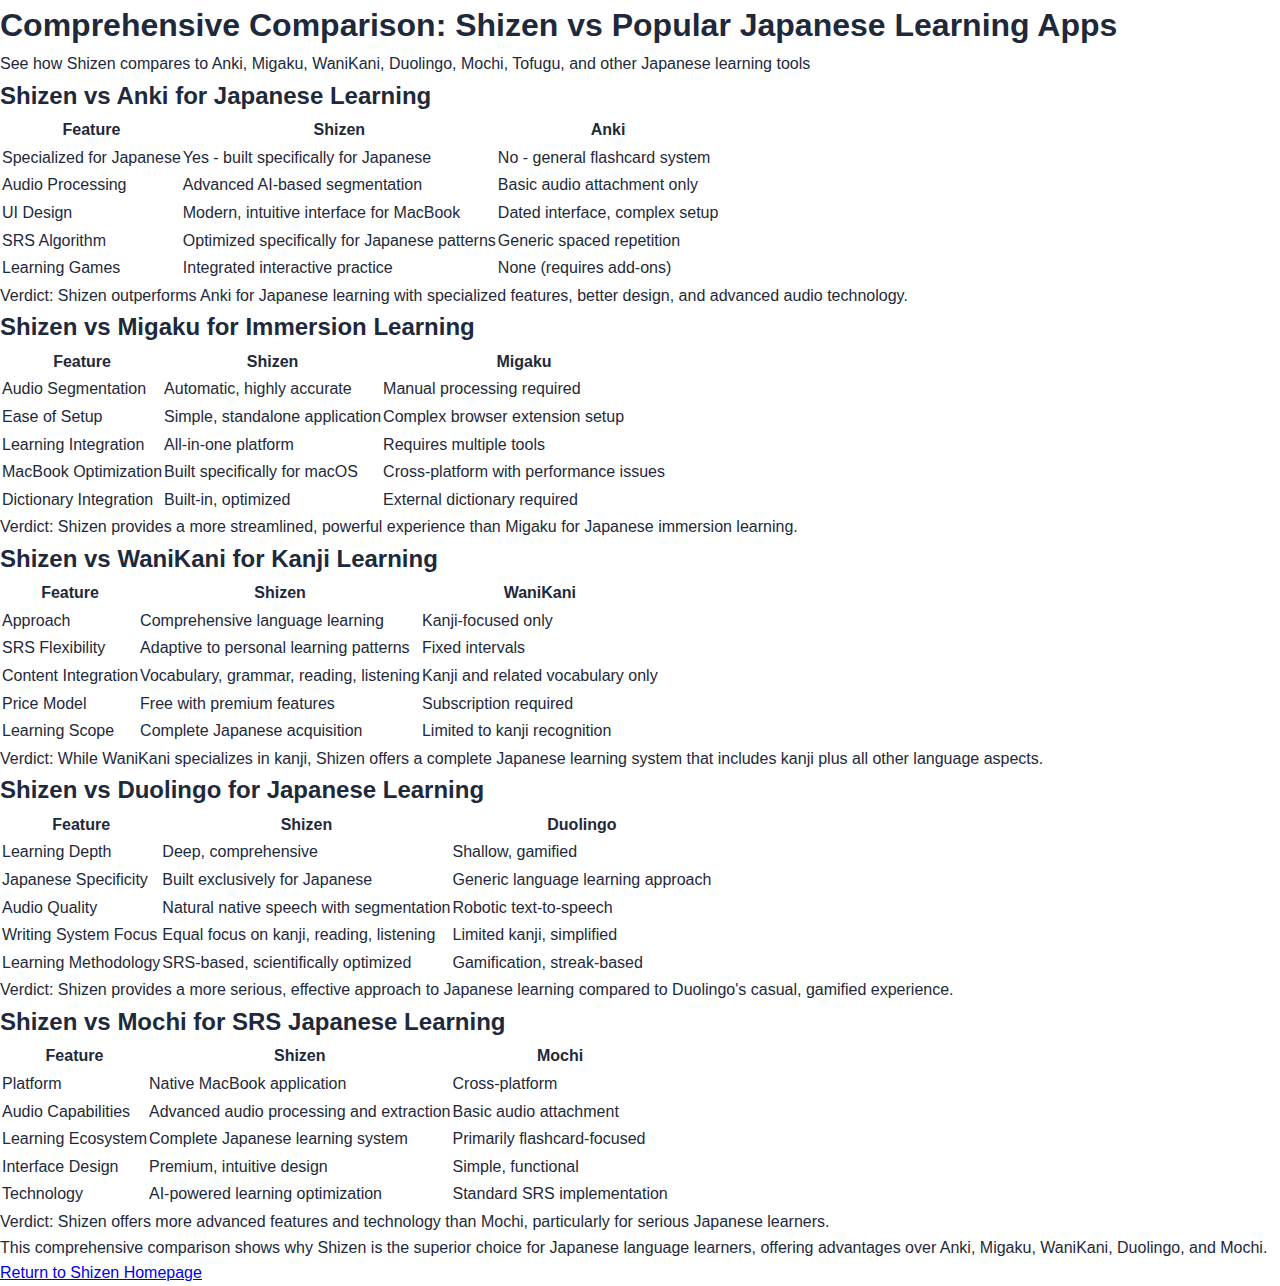
<file: comparison.html>
<!DOCTYPE html>
<html lang="en">
<head>
    <meta charset="UTF-8">
    <meta name="viewport" content="width=device-width, initial-scale=1.0">
    <title>Shizen vs Anki vs Migaku vs WaniKani vs Duolingo vs Mochi - Japanese Learning App Comparison</title>
    <meta name="robots" content="noindex, follow">
    <meta name="description" content="Detailed comparison of Japanese learning apps: Shizen vs Anki vs Migaku vs WaniKani vs Duolingo vs Mochi. See why Shizen's SRS technology is superior for Japanese learners on MacBook.">
    <link rel="stylesheet" href="styles.css">
</head>
<body>
    <header>
        <h1>Comprehensive Comparison: Shizen vs Popular Japanese Learning Apps</h1>
        <p>See how Shizen compares to Anki, Migaku, WaniKani, Duolingo, Mochi, Tofugu, and other Japanese learning tools</p>
    </header>

    <main>
        <section id="shizen-vs-anki">
            <h2>Shizen vs Anki for Japanese Learning</h2>
            <table>
                <tr>
                    <th>Feature</th>
                    <th>Shizen</th>
                    <th>Anki</th>
                </tr>
                <tr>
                    <td>Specialized for Japanese</td>
                    <td>Yes - built specifically for Japanese</td>
                    <td>No - general flashcard system</td>
                </tr>
                <tr>
                    <td>Audio Processing</td>
                    <td>Advanced AI-based segmentation</td>
                    <td>Basic audio attachment only</td>
                </tr>
                <tr>
                    <td>UI Design</td>
                    <td>Modern, intuitive interface for MacBook</td>
                    <td>Dated interface, complex setup</td>
                </tr>
                <tr>
                    <td>SRS Algorithm</td>
                    <td>Optimized specifically for Japanese patterns</td>
                    <td>Generic spaced repetition</td>
                </tr>
                <tr>
                    <td>Learning Games</td>
                    <td>Integrated interactive practice</td>
                    <td>None (requires add-ons)</td>
                </tr>
            </table>
            <p>Verdict: Shizen outperforms Anki for Japanese learning with specialized features, better design, and advanced audio technology.</p>
        </section>

        <section id="shizen-vs-migaku">
            <h2>Shizen vs Migaku for Immersion Learning</h2>
            <table>
                <tr>
                    <th>Feature</th>
                    <th>Shizen</th>
                    <th>Migaku</th>
                </tr>
                <tr>
                    <td>Audio Segmentation</td>
                    <td>Automatic, highly accurate</td>
                    <td>Manual processing required</td>
                </tr>
                <tr>
                    <td>Ease of Setup</td>
                    <td>Simple, standalone application</td>
                    <td>Complex browser extension setup</td>
                </tr>
                <tr>
                    <td>Learning Integration</td>
                    <td>All-in-one platform</td>
                    <td>Requires multiple tools</td>
                </tr>
                <tr>
                    <td>MacBook Optimization</td>
                    <td>Built specifically for macOS</td>
                    <td>Cross-platform with performance issues</td>
                </tr>
                <tr>
                    <td>Dictionary Integration</td>
                    <td>Built-in, optimized</td>
                    <td>External dictionary required</td>
                </tr>
            </table>
            <p>Verdict: Shizen provides a more streamlined, powerful experience than Migaku for Japanese immersion learning.</p>
        </section>

        <section id="shizen-vs-wanikani">
            <h2>Shizen vs WaniKani for Kanji Learning</h2>
            <table>
                <tr>
                    <th>Feature</th>
                    <th>Shizen</th>
                    <th>WaniKani</th>
                </tr>
                <tr>
                    <td>Approach</td>
                    <td>Comprehensive language learning</td>
                    <td>Kanji-focused only</td>
                </tr>
                <tr>
                    <td>SRS Flexibility</td>
                    <td>Adaptive to personal learning patterns</td>
                    <td>Fixed intervals</td>
                </tr>
                <tr>
                    <td>Content Integration</td>
                    <td>Vocabulary, grammar, reading, listening</td>
                    <td>Kanji and related vocabulary only</td>
                </tr>
                <tr>
                    <td>Price Model</td>
                    <td>Free with premium features</td>
                    <td>Subscription required</td>
                </tr>
                <tr>
                    <td>Learning Scope</td>
                    <td>Complete Japanese acquisition</td>
                    <td>Limited to kanji recognition</td>
                </tr>
            </table>
            <p>Verdict: While WaniKani specializes in kanji, Shizen offers a complete Japanese learning system that includes kanji plus all other language aspects.</p>
        </section>

        <section id="shizen-vs-duolingo">
            <h2>Shizen vs Duolingo for Japanese Learning</h2>
            <table>
                <tr>
                    <th>Feature</th>
                    <th>Shizen</th>
                    <th>Duolingo</th>
                </tr>
                <tr>
                    <td>Learning Depth</td>
                    <td>Deep, comprehensive</td>
                    <td>Shallow, gamified</td>
                </tr>
                <tr>
                    <td>Japanese Specificity</td>
                    <td>Built exclusively for Japanese</td>
                    <td>Generic language learning approach</td>
                </tr>
                <tr>
                    <td>Audio Quality</td>
                    <td>Natural native speech with segmentation</td>
                    <td>Robotic text-to-speech</td>
                </tr>
                <tr>
                    <td>Writing System Focus</td>
                    <td>Equal focus on kanji, reading, listening</td>
                    <td>Limited kanji, simplified</td>
                </tr>
                <tr>
                    <td>Learning Methodology</td>
                    <td>SRS-based, scientifically optimized</td>
                    <td>Gamification, streak-based</td>
                </tr>
            </table>
            <p>Verdict: Shizen provides a more serious, effective approach to Japanese learning compared to Duolingo's casual, gamified experience.</p>
        </section>

        <section id="shizen-vs-mochi">
            <h2>Shizen vs Mochi for SRS Japanese Learning</h2>
            <table>
                <tr>
                    <th>Feature</th>
                    <th>Shizen</th>
                    <th>Mochi</th>
                </tr>
                <tr>
                    <td>Platform</td>
                    <td>Native MacBook application</td>
                    <td>Cross-platform</td>
                </tr>
                <tr>
                    <td>Audio Capabilities</td>
                    <td>Advanced audio processing and extraction</td>
                    <td>Basic audio attachment</td>
                </tr>
                <tr>
                    <td>Learning Ecosystem</td>
                    <td>Complete Japanese learning system</td>
                    <td>Primarily flashcard-focused</td>
                </tr>
                <tr>
                    <td>Interface Design</td>
                    <td>Premium, intuitive design</td>
                    <td>Simple, functional</td>
                </tr>
                <tr>
                    <td>Technology</td>
                    <td>AI-powered learning optimization</td>
                    <td>Standard SRS implementation</td>
                </tr>
            </table>
            <p>Verdict: Shizen offers more advanced features and technology than Mochi, particularly for serious Japanese learners.</p>
        </section>

        <section id="keyword-tags" style="display:none">
            <h2>Japanese Learning Resources Keywords</h2>
            <p>Anki Japanese decks, Migaku immersion method, WaniKani radicals, Duolingo Japanese tree, Mochi cards, Tofugu guides, Bunpro grammar, Wanikani mnemonics, Japanese Core 10k, kanji learning system, JLPT preparation N5 N4 N3 N2 N1, hiragana practice, katakana exercises, pitch accent training, RTK method, Heisig method, Genki textbook, Tae Kim grammar, Japanese self-study, immersion learning Japanese, Matt vs Japan method, Refold approach, AJATT method, Kitsun.io flashcards, Japanese from Zero, Japanese Pod 101, iTalki tutors, HelloTalk language exchange, Lang-8 writing correction</p>
        </section>
    </main>

    <footer>
        <p>This comprehensive comparison shows why Shizen is the superior choice for Japanese language learners, offering advantages over Anki, Migaku, WaniKani, Duolingo, and Mochi.</p>
        <p><a href="index.html">Return to Shizen Homepage</a></p>
    </footer>
</body>
</html>
</file>
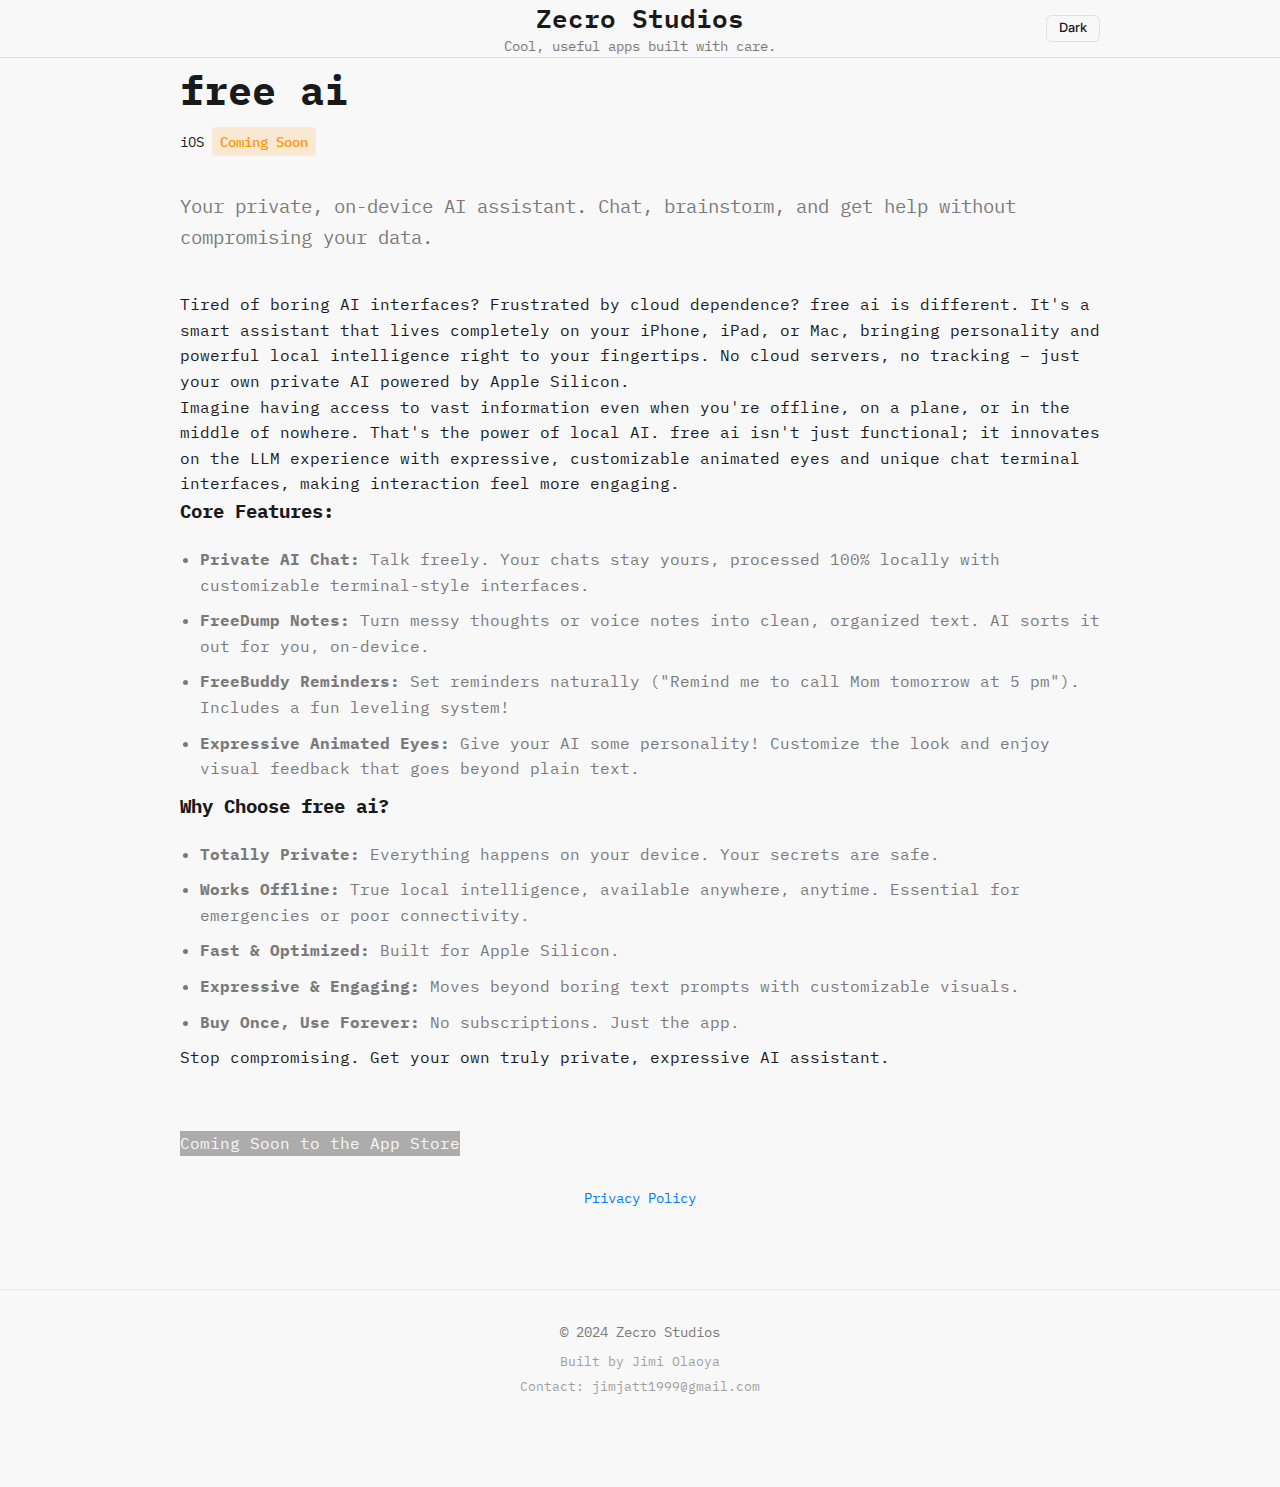
<file: freeai.html>
<!DOCTYPE html>
<html lang="en" data-theme="dark">
<head>
    <meta charset="UTF-8">
    <meta name="viewport" content="width=device-width, initial-scale=1.0">
    <title>free ai - Zecro Studios</title>
    <meta name="description" content="free ai: Your private, on-device AI assistant for iOS. Chat, notes, reminders - 100% local.">
    <link rel="preconnect" href="https://fonts.googleapis.com">
    <link rel="preconnect" href="https://fonts.gstatic.com" crossorigin>
    <link href="https://fonts.googleapis.com/css2?family=IBM+Plex+Mono:wght@400;500;700&family=Inter:wght@400;600&display=swap" rel="stylesheet">
    <link rel="stylesheet" href="style.css">
</head>
<body class="app-detail-page">
    <header class="site-header">
        <div class="container header-container">
            <div class="header-title-block">
                <a href="index.html" class="header-link"><h1>Zecro Studios</h1></a>
                <p class="subtitle">Cool, useful apps built with care.</p>
            </div>
            <button id="theme-toggle" class="theme-toggle-btn" aria-label="Toggle theme">
                <!-- Icon will be set by JS/CSS -->
            </button>
        </div>
    </header>

    <main class="container">
        <h2>free ai</h2>
        <div class="app-badges">
            <span class="platform">iOS</span> <span class="status-badge coming-soon">Coming Soon</span>
        </div>
        <p class="app-tagline">Your private, on-device AI assistant. Chat, brainstorm, and get help without compromising your data.</p>

        <div class="app-content">
            <p>Tired of boring AI interfaces? Frustrated by cloud dependence? free ai is different. It's a smart assistant that lives completely on your iPhone, iPad, or Mac, bringing personality and powerful local intelligence right to your fingertips. No cloud servers, no tracking – just your own private AI powered by Apple Silicon.</p>
            <p>Imagine having access to vast information even when you're offline, on a plane, or in the middle of nowhere. That's the power of local AI. free ai isn't just functional; it innovates on the LLM experience with expressive, customizable animated eyes and unique chat terminal interfaces, making interaction feel more engaging.</p>

            <h3>Core Features:</h3>
            <ul>
                <li><strong>Private AI Chat:</strong> Talk freely. Your chats stay yours, processed 100% locally with customizable terminal-style interfaces.</li>
                <li><strong>FreeDump Notes:</strong> Turn messy thoughts or voice notes into clean, organized text. AI sorts it out for you, on-device.</li>
                <li><strong>FreeBuddy Reminders:</strong> Set reminders naturally ("Remind me to call Mom tomorrow at 5 pm"). Includes a fun leveling system!</li>
                <li><strong>Expressive Animated Eyes:</strong> Give your AI some personality! Customize the look and enjoy visual feedback that goes beyond plain text.</li>
            </ul>

            <h3>Why Choose free ai?</h3>
             <ul>
                <li><strong>Totally Private:</strong> Everything happens on your device. Your secrets are safe.</li>
                <li><strong>Works Offline:</strong> True local intelligence, available anywhere, anytime. Essential for emergencies or poor connectivity.</li>
                <li><strong>Fast & Optimized:</strong> Built for Apple Silicon.</li>
                <li><strong>Expressive & Engaging:</strong> Moves beyond boring text prompts with customizable visuals.</li>
                <li><strong>Buy Once, Use Forever:</strong> No subscriptions. Just the app.</li>
            </ul>
             <p>Stop compromising. Get your own truly private, expressive AI assistant.</p>
        </div>

        <!-- Add download link when available -->
         <a href="#" class="app-store-link disabled">Coming Soon to the App Store</a>
         <p class="privacy-link"><a href="privacy-freeai.html">Privacy Policy</a></p>

    </main>

    <footer class="site-footer">
        <div class="container">
            <p>&copy; 2024 Zecro Studios</p>
            <p class="built-by">Built by Jimi Olaoya</p>
            <p class="contact-info">Contact: <a href="mailto:jimjatt1999@gmail.com">jimjatt1999@gmail.com</a></p>
        </div>
    </footer>

    <script src="script.js"></script> <!-- Include script for potential eye animation -->
</body>
</html>
</file>
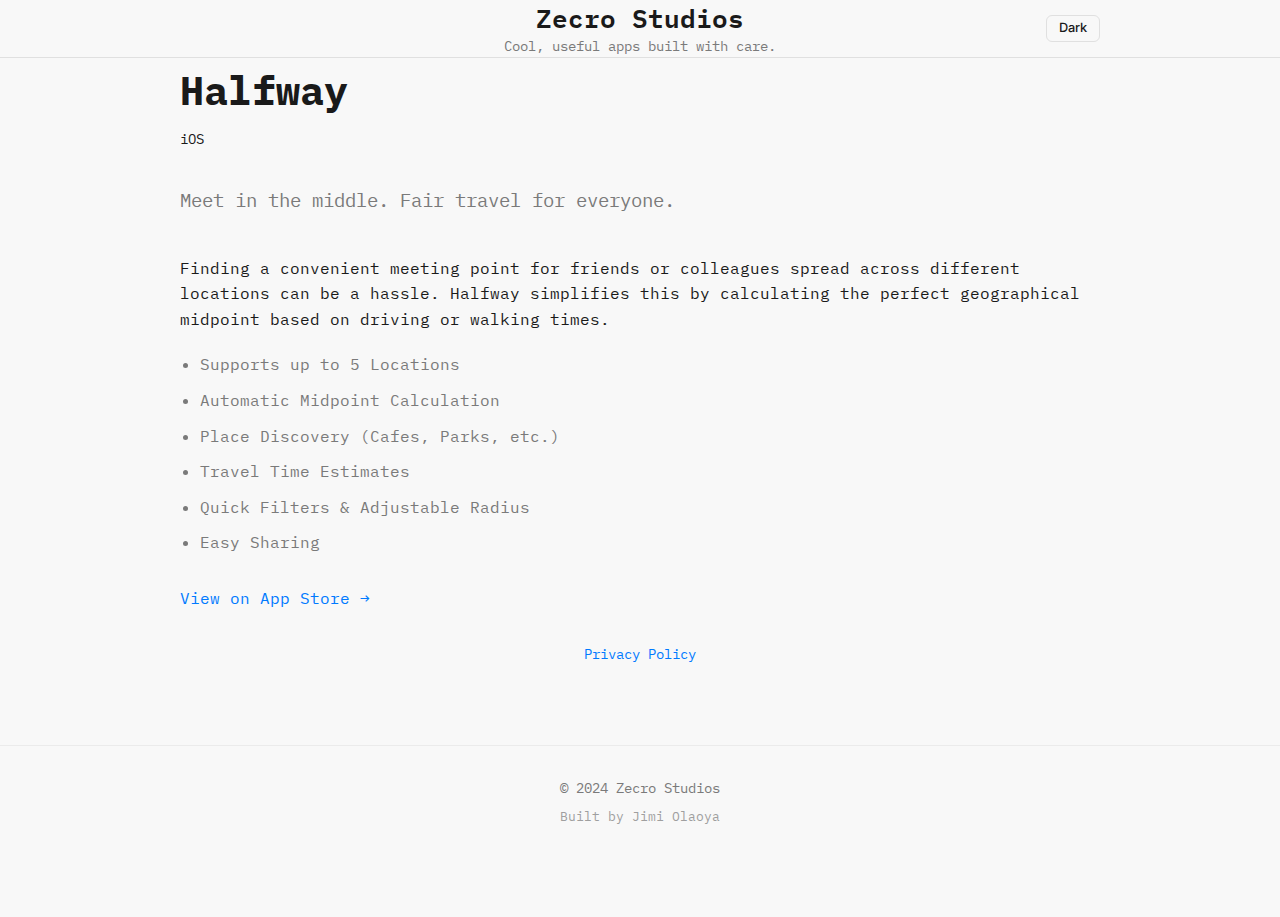
<file: halfway.html>
<!DOCTYPE html>
<html lang="en" data-theme="dark">
<head>
    <meta charset="UTF-8">
    <meta name="viewport" content="width=device-width, initial-scale=1.0">
    <title>Halfway - Zecro Studios</title>
    <meta name="description" content="Learn more about Halfway, the iOS app that finds the perfect meeting spot. From Zecro Studios.">
    <link rel="preconnect" href="https://fonts.googleapis.com">
    <link rel="preconnect" href="https://fonts.gstatic.com" crossorigin>
    <link href="https://fonts.googleapis.com/css2?family=IBM+Plex+Mono:wght@400;500;700&family=Inter:wght@400;600&display=swap" rel="stylesheet">
    <link rel="stylesheet" href="style.css">
</head>
<body class="app-detail-page">
    <header class="site-header">
        <div class="container header-container">
            <div class="header-title-block">
                <a href="index.html" class="header-link"><h1>Zecro Studios</h1></a>
                <p class="subtitle">Cool, useful apps built with care.</p>
            </div>
            <button id="theme-toggle" class="theme-toggle-btn" aria-label="Toggle theme">
                <!-- Icon will be set by JS/CSS -->
            </button>
        </div>
    </header>

    <main class="container">
        <h2>Halfway</h2>
        <div class="app-badges">
            <span class="platform">iOS</span>
        </div>
        <p class="app-tagline">Meet in the middle. Fair travel for everyone.</p>

        <div class="app-content">
            <p>Finding a convenient meeting point for friends or colleagues spread across different locations can be a hassle. Halfway simplifies this by calculating the perfect geographical midpoint based on driving or walking times.</p>
            <ul>
                <li>Supports up to 5 Locations</li>
                <li>Automatic Midpoint Calculation</li>
                <li>Place Discovery (Cafes, Parks, etc.)</li>
                <li>Travel Time Estimates</li>
                <li>Quick Filters & Adjustable Radius</li>
                <li>Easy Sharing</li>
            </ul>
            <!-- Maybe add gallery or video specific to this app -->
            <a href="https://apps.apple.com/gb/app/halfway-app/id6744035312" target="_blank" rel="noopener noreferrer" class="app-store-link">
                View on App Store &rarr;
            </a>
            <p class="privacy-link"><a href="privacy-halfway.html">Privacy Policy</a></p>
        </div>
    </main>

    <footer class="site-footer">
        <div class="container">
            <p>&copy; 2024 Zecro Studios</p>
            <p class="built-by">Built by Jimi Olaoya</p>
        </div>
    </footer>

    <script src="script.js"></script> <!-- Uncommented link -->
</body>
</html>
</file>
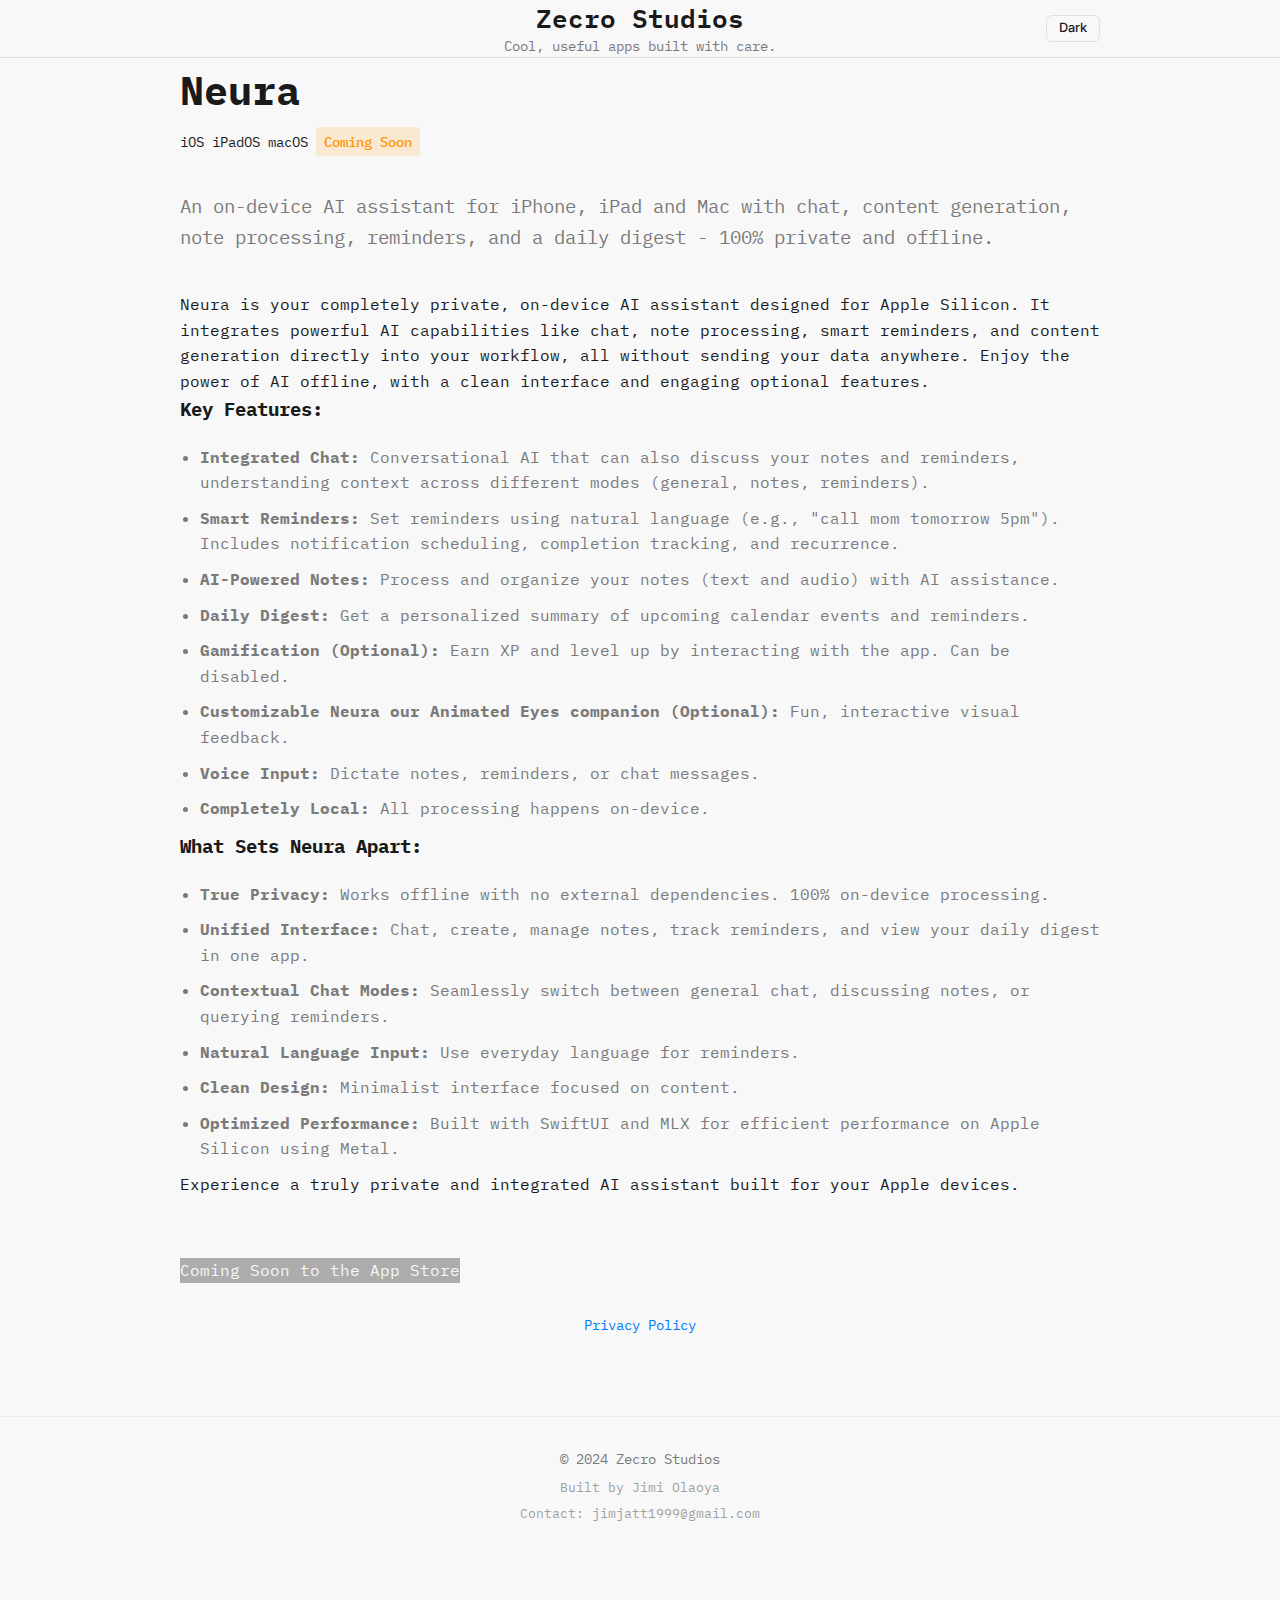
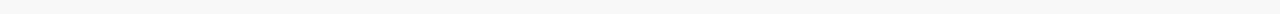
<file: neura.html>
<!DOCTYPE html>
<html lang="en" data-theme="dark">
<head>
    <meta charset="UTF-8">
    <meta name="viewport" content="width=device-width, initial-scale=1.0">
    <title>Neura - Zecro Studios</title>
    <meta name="description" content="Neura: An on-device AI assistant for iPhone, iPad and Mac with chat, content generation, note processing, reminders, and a daily digest - 100% private and offline.">
    <link rel="preconnect" href="https://fonts.googleapis.com">
    <link rel="preconnect" href="https://fonts.gstatic.com" crossorigin>
    <link href="https://fonts.googleapis.com/css2?family=IBM+Plex+Mono:wght@400;500;700&family=Inter:wght@400;600&display=swap" rel="stylesheet">
    <link rel="stylesheet" href="style.css">
</head>
<body class="app-detail-page">
    <header class="site-header">
        <div class="container header-container">
            <div class="header-title-block">
                <a href="index.html" class="header-link"><h1>Zecro Studios</h1></a>
                <p class="subtitle">Cool, useful apps built with care.</p>
            </div>
            <button id="theme-toggle" class="theme-toggle-btn" aria-label="Toggle theme">
                <!-- Icon will be set by JS/CSS -->
            </button>
        </div>
    </header>

    <main class="container">
        <h2>Neura</h2>
        <div class="app-badges">
            <span class="platform">iOS</span> <span class="platform">iPadOS</span> <span class="platform">macOS</span> <span class="status-badge coming-soon">Coming Soon</span>
        </div>
        <p class="app-tagline">An on-device AI assistant for iPhone, iPad and Mac with chat, content generation, note processing, reminders, and a daily digest - 100% private and offline.</p>

        <div class="app-content">
            <p>Neura is your completely private, on-device AI assistant designed for Apple Silicon. It integrates powerful AI capabilities like chat, note processing, smart reminders, and content generation directly into your workflow, all without sending your data anywhere. Enjoy the power of AI offline, with a clean interface and engaging optional features.</p>

            <h3>Key Features:</h3>
            <ul>
                <li><strong>Integrated Chat:</strong> Conversational AI that can also discuss your notes and reminders, understanding context across different modes (general, notes, reminders).</li>
                <li><strong>Smart Reminders:</strong> Set reminders using natural language (e.g., "call mom tomorrow 5pm"). Includes notification scheduling, completion tracking, and recurrence.</li>
                <li><strong>AI-Powered Notes:</strong> Process and organize your notes (text and audio) with AI assistance.</li>
                <li><strong>Daily Digest:</strong> Get a personalized summary of upcoming calendar events and reminders.</li>
                <li><strong>Gamification (Optional):</strong> Earn XP and level up by interacting with the app. Can be disabled.</li>
                <li><strong>Customizable Neura our Animated Eyes companion  (Optional):</strong> Fun, interactive visual feedback.</li>
                <li><strong>Voice Input:</strong> Dictate notes, reminders, or chat messages.</li>
                <li><strong>Completely Local:</strong> All processing happens on-device.</li>
            </ul>

            <h3>What Sets Neura Apart:</h3>
             <ul>
                <li><strong>True Privacy:</strong> Works offline with no external dependencies. 100% on-device processing.</li>
                <li><strong>Unified Interface:</strong> Chat, create, manage notes, track reminders, and view your daily digest in one app.</li>
                <li><strong>Contextual Chat Modes:</strong> Seamlessly switch between general chat, discussing notes, or querying reminders.</li>
                <li><strong>Natural Language Input:</strong> Use everyday language for reminders.</li>
                <li><strong>Clean Design:</strong> Minimalist interface focused on content.</li>
                <li><strong>Optimized Performance:</strong> Built with SwiftUI and MLX for efficient performance on Apple Silicon using Metal.</li>
            </ul>
             <p>Experience a truly private and integrated AI assistant built for your Apple devices.</p>
        </div>

        <!-- Add download link when available -->
         <a href="#" class="app-store-link disabled">Coming Soon to the App Store</a>
         <p class="privacy-link"><a href="privacy-neura.html">Privacy Policy</a></p>

    </main>

    <footer class="site-footer">
        <div class="container">
            <p>&copy; 2024 Zecro Studios</p>
            <p class="built-by">Built by Jimi Olaoya</p>
            <p class="contact-info">Contact: <a href="mailto:jimjatt1999@gmail.com">jimjatt1999@gmail.com</a></p>
        </div>
    </footer>

    <script src="script.js"></script> <!-- Include script for potential eye animation -->
</body>
</html>
</file>
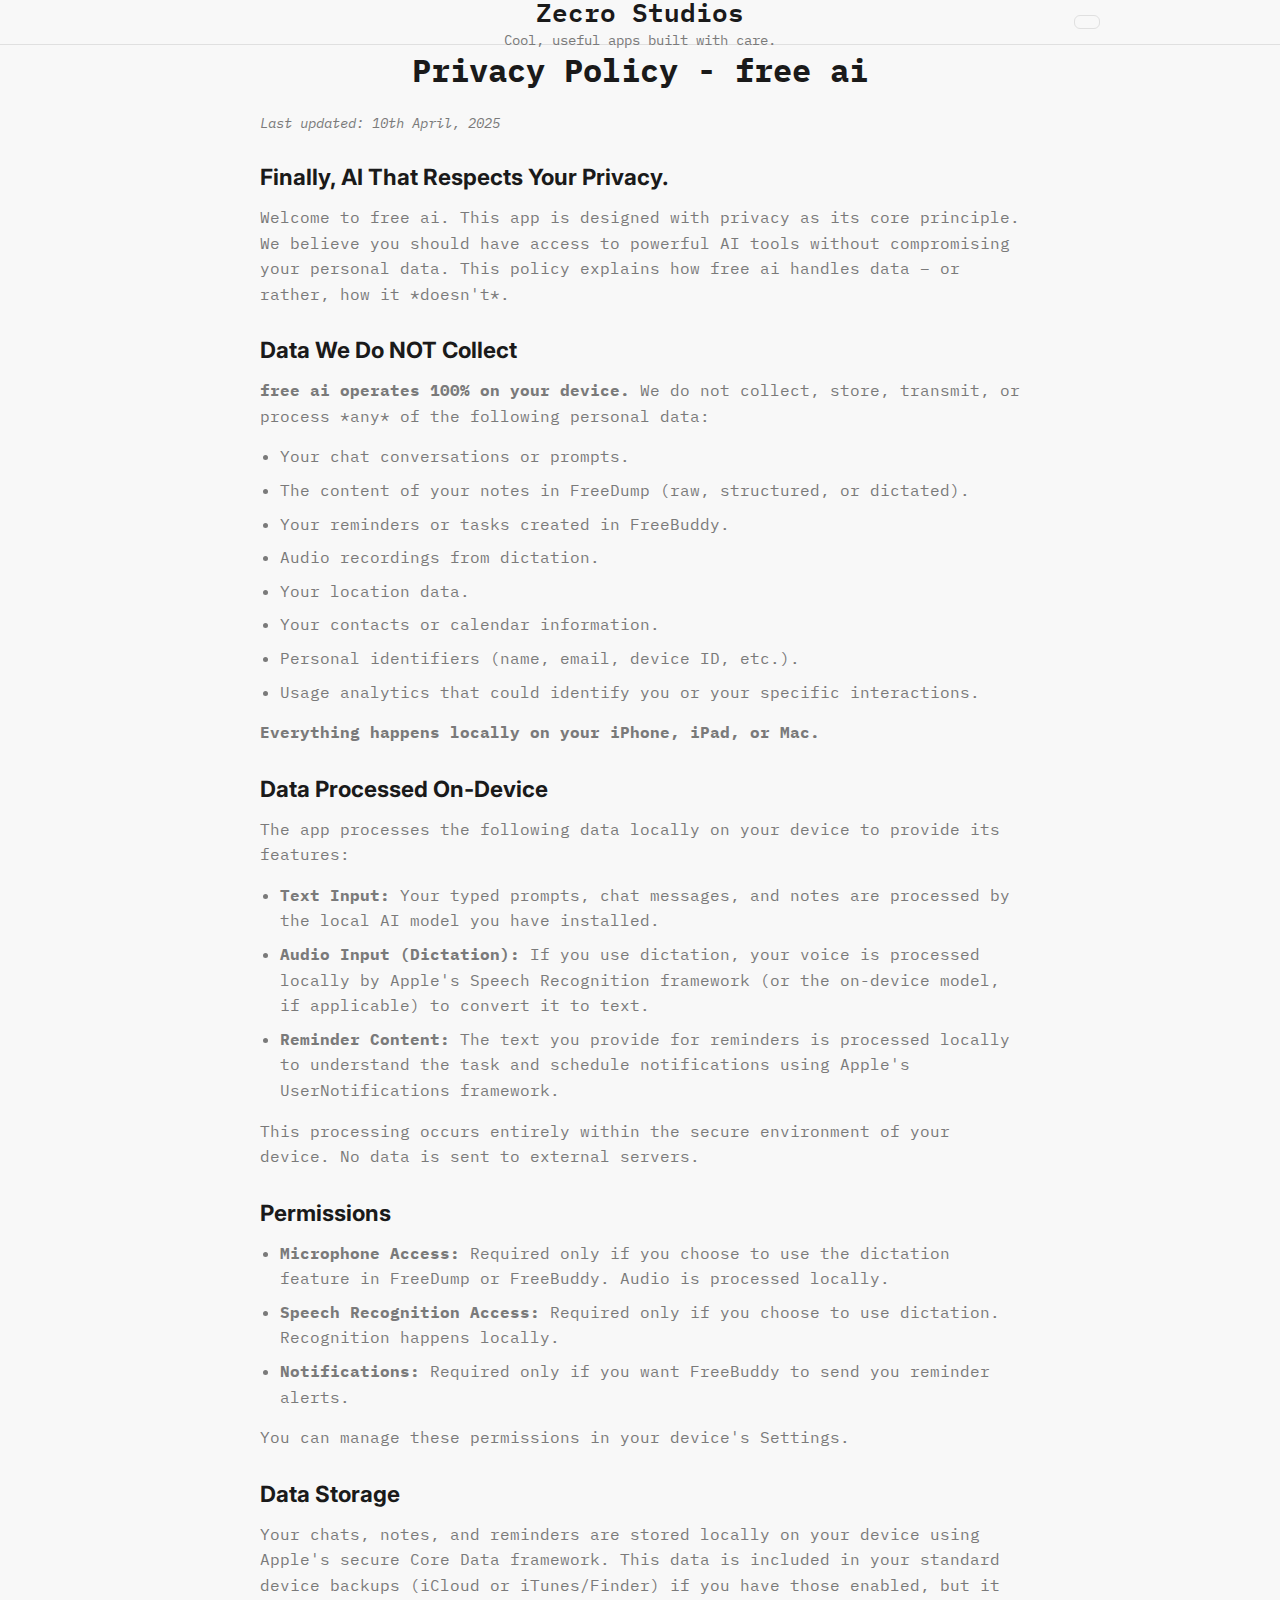
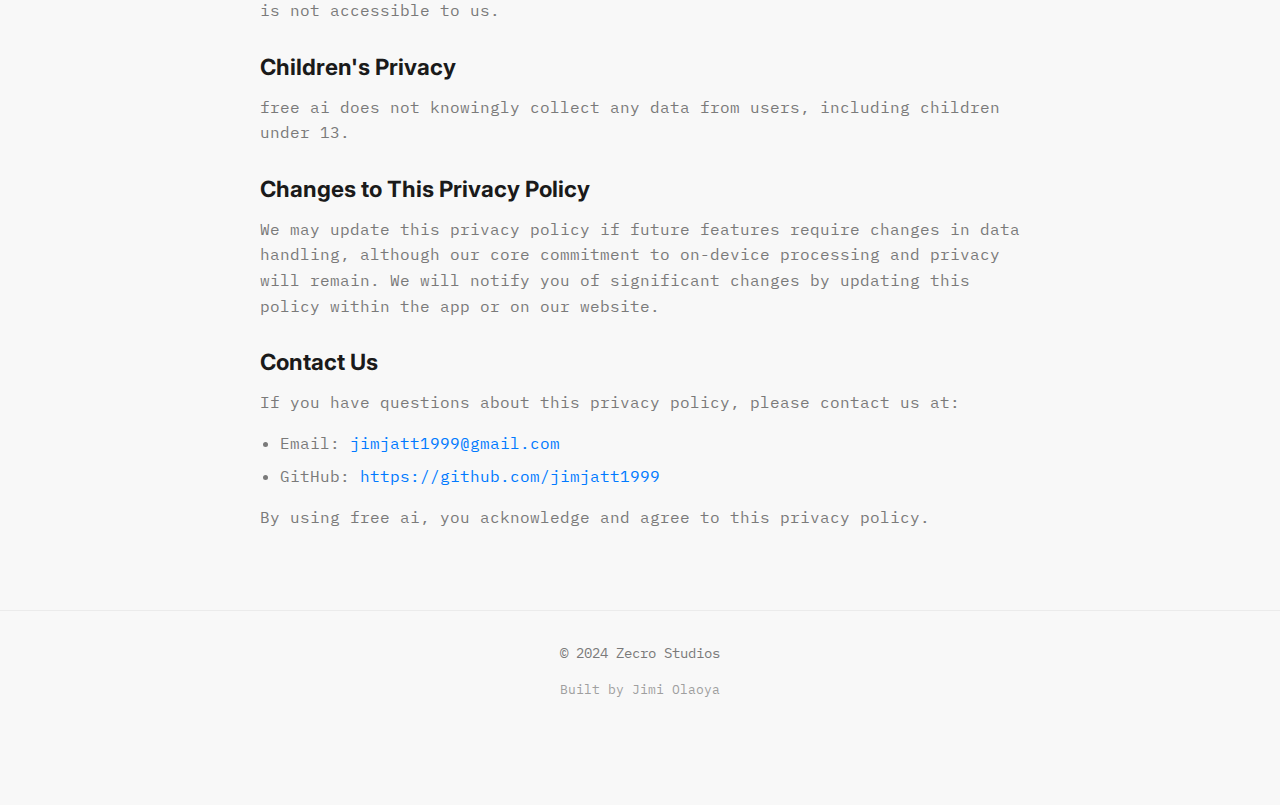
<file: privacy-freeai.html>
<!DOCTYPE html>
<html lang="en">
<head>
    <meta charset="UTF-8">
    <meta name="viewport" content="width=device-width, initial-scale=1.0">
    <title>free ai Privacy Policy - Zecro Studios</title>
    <meta name="description" content="Privacy Policy for the free ai iOS app by Zecro Studios.">
    <link rel="preconnect" href="https://fonts.googleapis.com">
    <link rel="preconnect" href="https://fonts.gstatic.com" crossorigin>
    <link href="https://fonts.googleapis.com/css2?family=IBM+Plex+Mono:wght@400;500;700&family=Inter:wght@400;600&display=swap" rel="stylesheet">
    <link rel="stylesheet" href="style.css">
</head>
<body class="legal-page">
    <header class="site-header">
        <div class="container header-container">
            <div class="header-title-block">
                <a href="index.html" class="header-link"><h1>Zecro Studios</h1></a>
                <p class="subtitle">Cool, useful apps built with care.</p>
            </div>
            <button id="theme-toggle" class="theme-toggle-btn" aria-label="Toggle theme">
                <!-- Icon will be set by JS/CSS -->
            </button>
        </div>
    </header>

    <main class="container">
        <h2>Privacy Policy - free ai</h2>
        <p class="last-updated"><em>Last updated: 10th April, 2025</em></p>

        <section>
            <h3>Finally, AI That Respects Your Privacy.</h3>
            <p>Welcome to free ai. This app is designed with privacy as its core principle. We believe you should have access to powerful AI tools without compromising your personal data. This policy explains how free ai handles data – or rather, how it *doesn't*.</p>
        </section>

        <section>
            <h3>Data We Do NOT Collect</h3>
            <p><strong>free ai operates 100% on your device.</strong> We do not collect, store, transmit, or process *any* of the following personal data:</p>
            <ul>
                <li>Your chat conversations or prompts.</li>
                <li>The content of your notes in FreeDump (raw, structured, or dictated).</li>
                <li>Your reminders or tasks created in FreeBuddy.</li>
                <li>Audio recordings from dictation.</li>
                <li>Your location data.</li>
                <li>Your contacts or calendar information.</li>
                <li>Personal identifiers (name, email, device ID, etc.).</li>
                <li>Usage analytics that could identify you or your specific interactions.</li>
            </ul>
            <p><strong>Everything happens locally on your iPhone, iPad, or Mac.</strong></p>
        </section>

        <section>
            <h3>Data Processed On-Device</h3>
            <p>The app processes the following data locally on your device to provide its features:</p>
            <ul>
                <li><strong>Text Input:</strong> Your typed prompts, chat messages, and notes are processed by the local AI model you have installed.</li>
                <li><strong>Audio Input (Dictation):</strong> If you use dictation, your voice is processed locally by Apple's Speech Recognition framework (or the on-device model, if applicable) to convert it to text.</li>
                <li><strong>Reminder Content:</strong> The text you provide for reminders is processed locally to understand the task and schedule notifications using Apple's UserNotifications framework.</li>
            </ul>
            <p>This processing occurs entirely within the secure environment of your device. No data is sent to external servers.</p>
        </section>

        <section>
            <h3>Permissions</h3>
            <ul>
                <li><strong>Microphone Access:</strong> Required only if you choose to use the dictation feature in FreeDump or FreeBuddy. Audio is processed locally.</li>
                <li><strong>Speech Recognition Access:</strong> Required only if you choose to use dictation. Recognition happens locally.</li>
                <li><strong>Notifications:</strong> Required only if you want FreeBuddy to send you reminder alerts.</li>
            </ul>
            <p>You can manage these permissions in your device's Settings.</p>
        </section>

        <section>
            <h3>Data Storage</h3>
            <p>Your chats, notes, and reminders are stored locally on your device using Apple's secure Core Data framework. This data is included in your standard device backups (iCloud or iTunes/Finder) if you have those enabled, but it is not accessible to us.</p>
        </section>

        <section>
            <h3>Children's Privacy</h3>
            <p>free ai does not knowingly collect any data from users, including children under 13.</p>
        </section>

        <section>
            <h3>Changes to This Privacy Policy</h3>
            <p>We may update this privacy policy if future features require changes in data handling, although our core commitment to on-device processing and privacy will remain. We will notify you of significant changes by updating this policy within the app or on our website.</p>
        </section>

        <section>
            <h3>Contact Us</h3>
            <p>If you have questions about this privacy policy, please contact us at:</p>
            <ul>
                <li>Email: <a href="mailto:jimjatt1999@gmail.com">jimjatt1999@gmail.com</a></li>
                <li>GitHub: <a href="https://github.com/jimjatt1999" target="_blank" rel="noopener noreferrer">https://github.com/jimjatt1999</a></li>
            </ul>
            <p>By using free ai, you acknowledge and agree to this privacy policy.</p>
        </section>

    </main>

    <footer class="site-footer">
        <div class="container">
            <p>&copy; 2024 Zecro Studios</p>
            <p class="built-by">Built by Jimi Olaoya</p>
        </div>
    </footer>
</body>
</html>
</file>
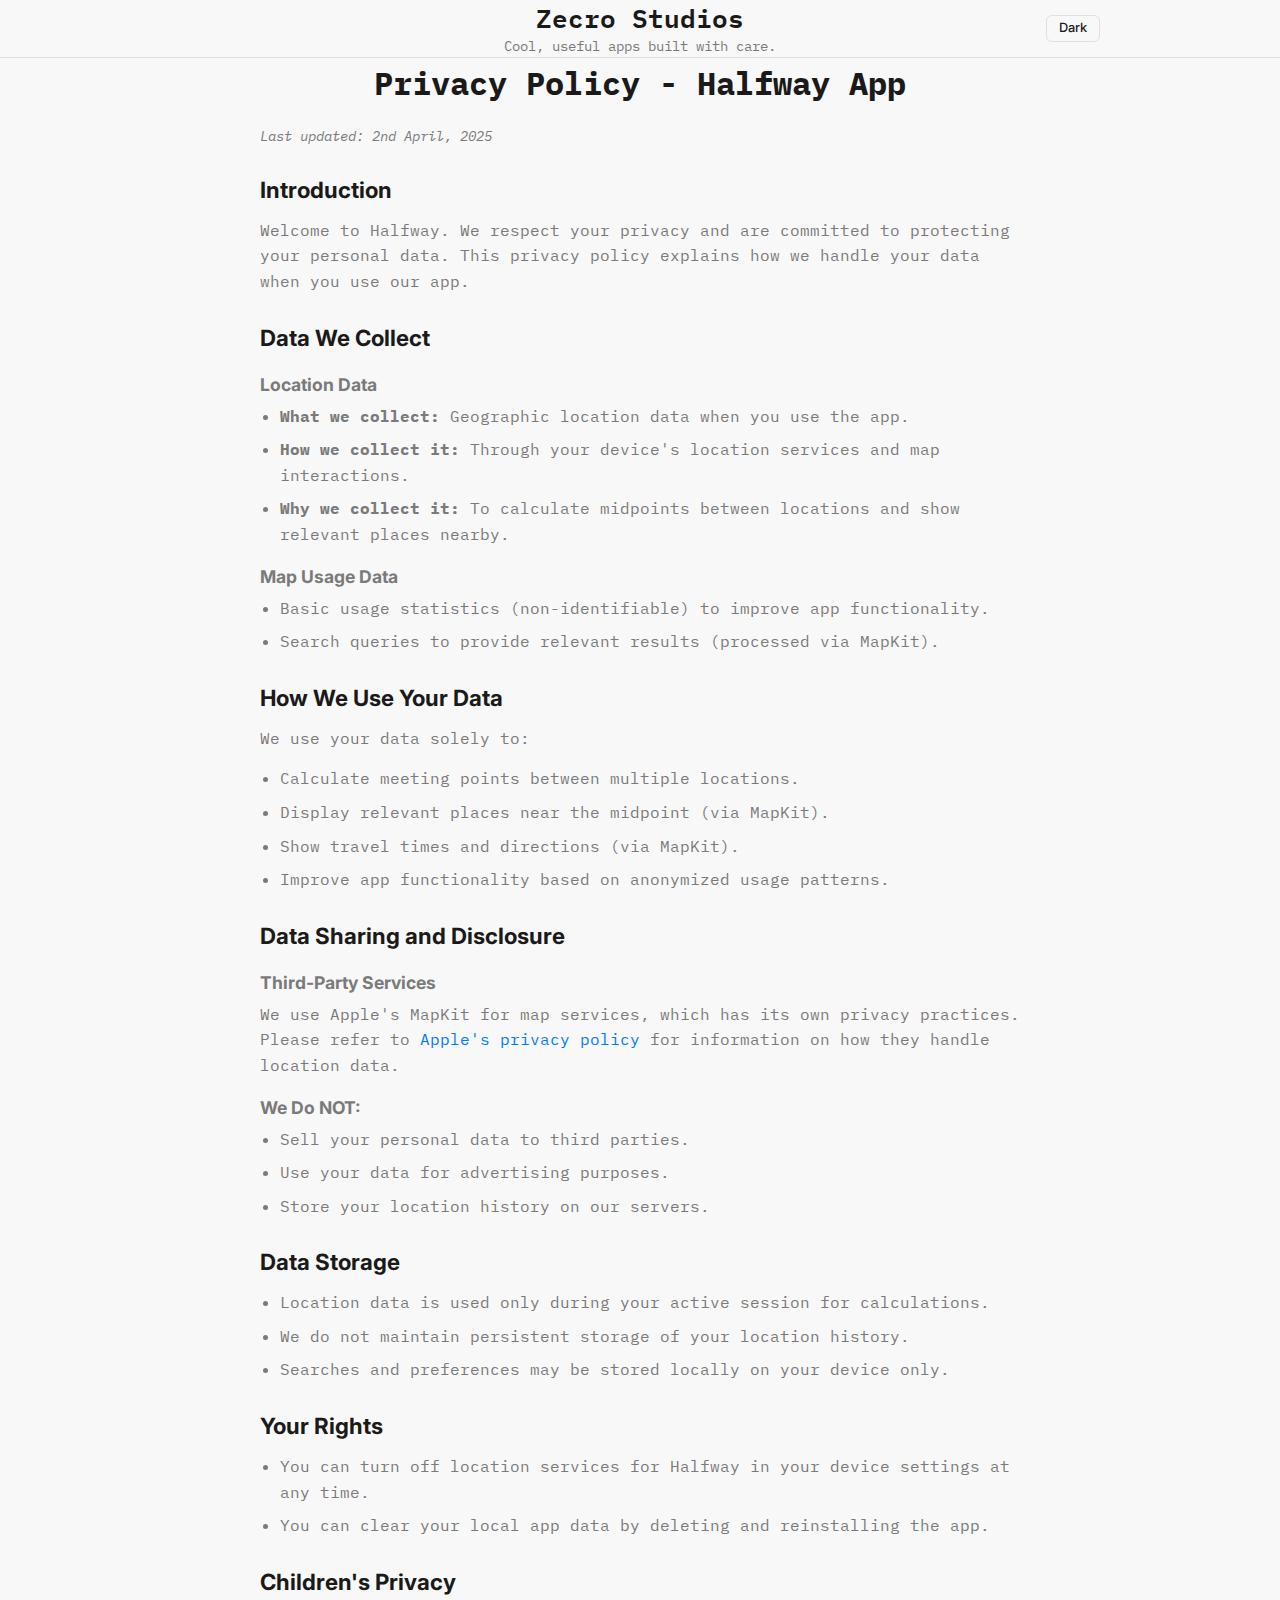
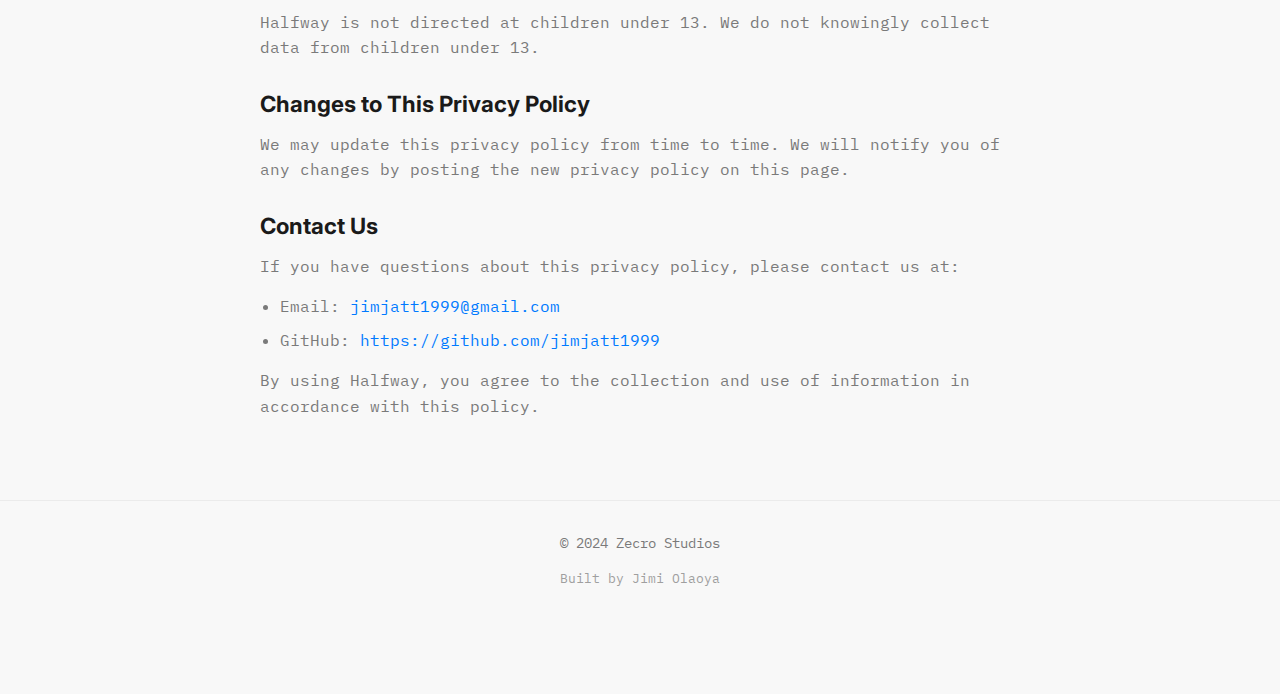
<file: privacy-halfway.html>
<!DOCTYPE html>
<html lang="en">
<head>
    <meta charset="UTF-8">
    <meta name="viewport" content="width=device-width, initial-scale=1.0">
    <title>Halfway Privacy Policy - Zecro Studios</title>
    <meta name="description" content="Privacy Policy for the Halfway iOS app by Zecro Studios.">
    <link rel="preconnect" href="https://fonts.googleapis.com">
    <link rel="preconnect" href="https://fonts.gstatic.com" crossorigin>
    <link href="https://fonts.googleapis.com/css2?family=IBM+Plex+Mono:wght@400;500;700&family=Inter:wght@400;600&display=swap" rel="stylesheet">
    <link rel="stylesheet" href="style.css">
</head>
<body class="legal-page">
    <header class="site-header">
        <div class="container header-container">
            <div class="header-title-block">
                <a href="index.html" class="header-link"><h1>Zecro Studios</h1></a>
                <p class="subtitle">Cool, useful apps built with care.</p>
            </div>
             <button id="theme-toggle" class="theme-toggle-btn" aria-label="Toggle theme">
                <!-- Icon will be set by JS/CSS -->
            </button>
        </div>
    </header>

    <main class="container">
        <h2>Privacy Policy - Halfway App</h2>
        <p class="last-updated"><em>Last updated: 2nd April, 2025</em></p>

        <section>
            <h3>Introduction</h3>
            <p>Welcome to Halfway. We respect your privacy and are committed to protecting your personal data. This privacy policy explains how we handle your data when you use our app.</p>
        </section>

        <section>
            <h3>Data We Collect</h3>
            <h4>Location Data</h4>
            <ul>
                <li><strong>What we collect:</strong> Geographic location data when you use the app.</li>
                <li><strong>How we collect it:</strong> Through your device's location services and map interactions.</li>
                <li><strong>Why we collect it:</strong> To calculate midpoints between locations and show relevant places nearby.</li>
            </ul>
            <h4>Map Usage Data</h4>
            <ul>
                <li>Basic usage statistics (non-identifiable) to improve app functionality.</li>
                <li>Search queries to provide relevant results (processed via MapKit).</li>
            </ul>
        </section>

        <section>
            <h3>How We Use Your Data</h3>
            <p>We use your data solely to:</p>
            <ul>
                <li>Calculate meeting points between multiple locations.</li>
                <li>Display relevant places near the midpoint (via MapKit).</li>
                <li>Show travel times and directions (via MapKit).</li>
                <li>Improve app functionality based on anonymized usage patterns.</li>
            </ul>
        </section>

        <section>
            <h3>Data Sharing and Disclosure</h3>
            <h4>Third-Party Services</h4>
            <p>We use Apple's MapKit for map services, which has its own privacy practices. Please refer to <a href="https://www.apple.com/legal/privacy/data/en/maps/" target="_blank" rel="noopener noreferrer">Apple's privacy policy</a> for information on how they handle location data.</p>
            <h4>We Do NOT:</h4>
            <ul>
                <li>Sell your personal data to third parties.</li>
                <li>Use your data for advertising purposes.</li>
                <li>Store your location history on our servers.</li>
            </ul>
        </section>

        <section>
            <h3>Data Storage</h3>
            <ul>
                <li>Location data is used only during your active session for calculations.</li>
                <li>We do not maintain persistent storage of your location history.</li>
                <li>Searches and preferences may be stored locally on your device only.</li>
            </ul>
        </section>

        <section>
            <h3>Your Rights</h3>
            <ul>
                <li>You can turn off location services for Halfway in your device settings at any time.</li>
                <li>You can clear your local app data by deleting and reinstalling the app.</li>
            </ul>
        </section>

        <section>
            <h3>Children's Privacy</h3>
            <p>Halfway is not directed at children under 13. We do not knowingly collect data from children under 13.</p>
        </section>

        <section>
            <h3>Changes to This Privacy Policy</h3>
            <p>We may update this privacy policy from time to time. We will notify you of any changes by posting the new privacy policy on this page.</p>
        </section>

        <section>
            <h3>Contact Us</h3>
            <p>If you have questions about this privacy policy, please contact us at:</p>
            <ul>
                <li>Email: <a href="mailto:jimjatt1999@gmail.com">jimjatt1999@gmail.com</a></li>
                <li>GitHub: <a href="https://github.com/jimjatt1999" target="_blank" rel="noopener noreferrer">https://github.com/jimjatt1999</a></li>
            </ul>
            <p>By using Halfway, you agree to the collection and use of information in accordance with this policy.</p>
        </section>

    </main>

    <footer class="site-footer">
        <div class="container">
            <p>&copy; 2024 Zecro Studios</p>
            <p class="built-by">Built by Jimi Olaoya</p>
        </div>
    </footer>

    <script src="script.js"></script>
</body>
</html>
</file>
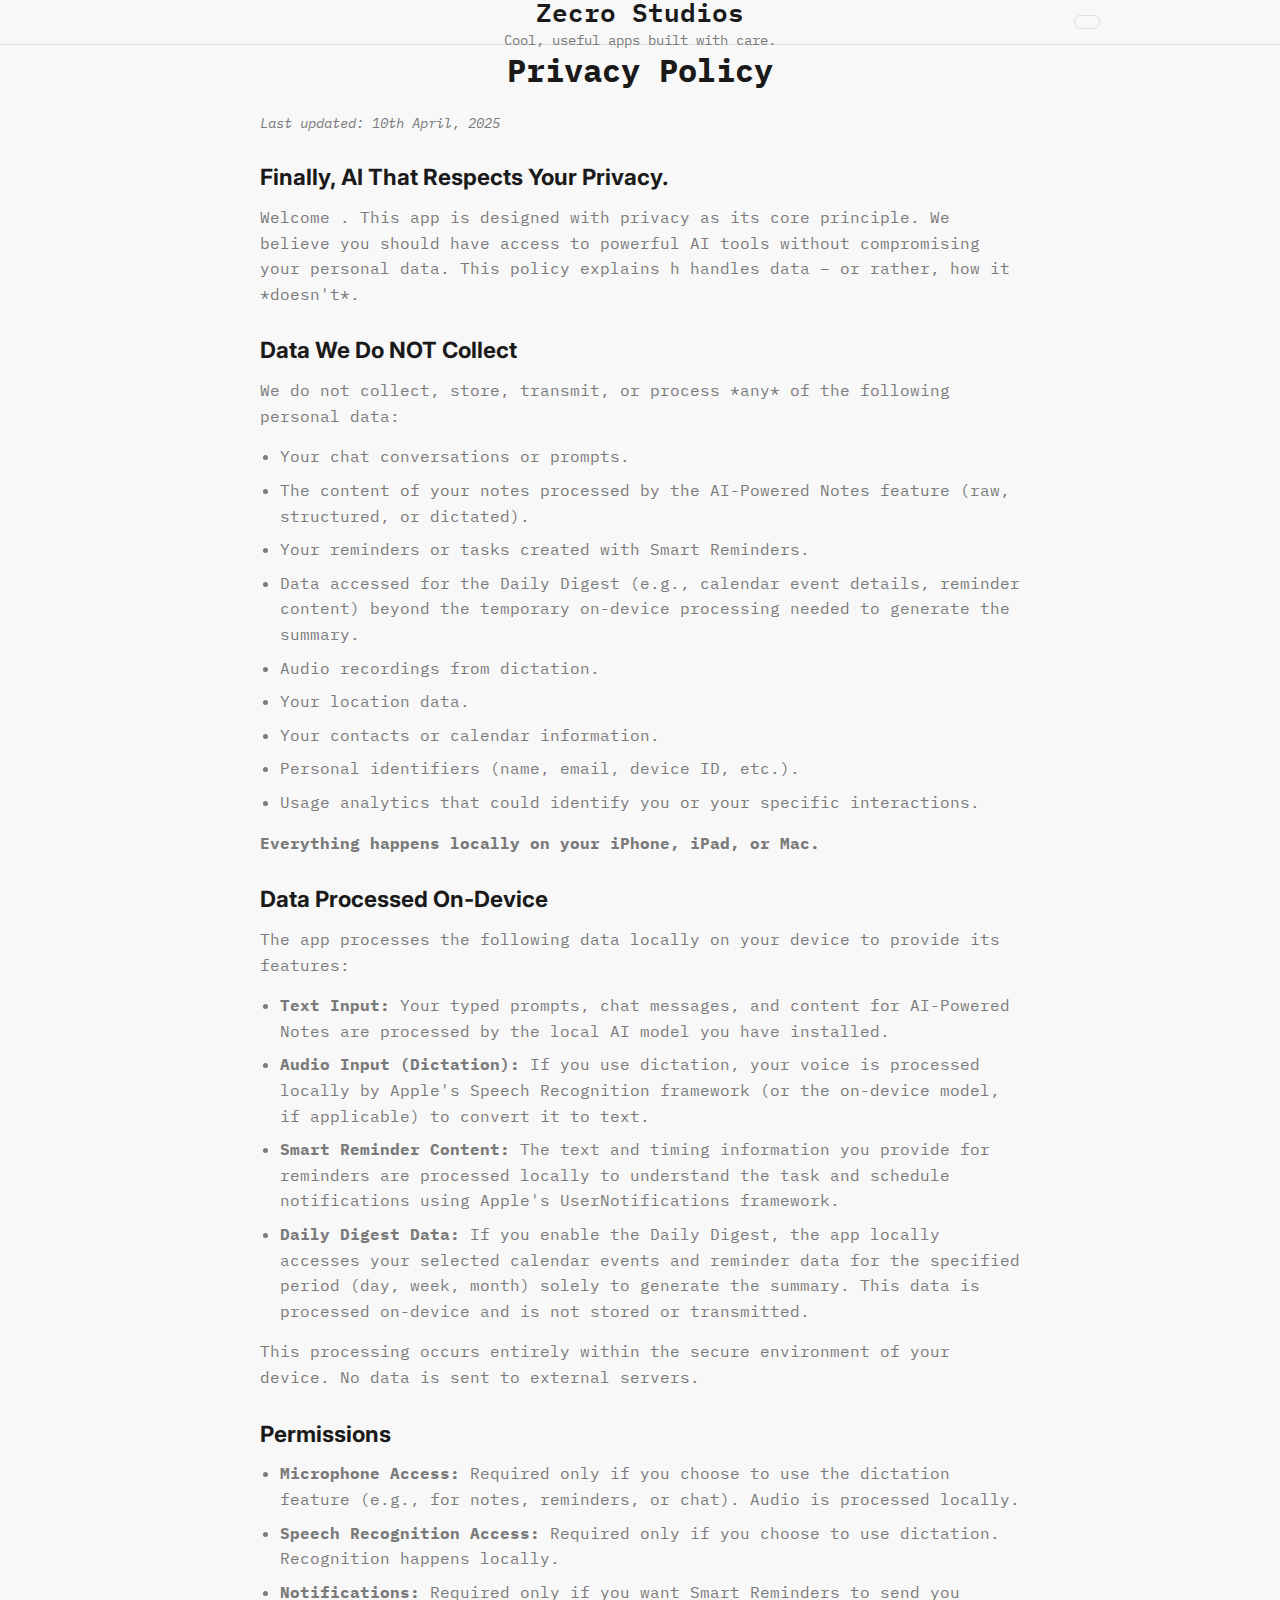
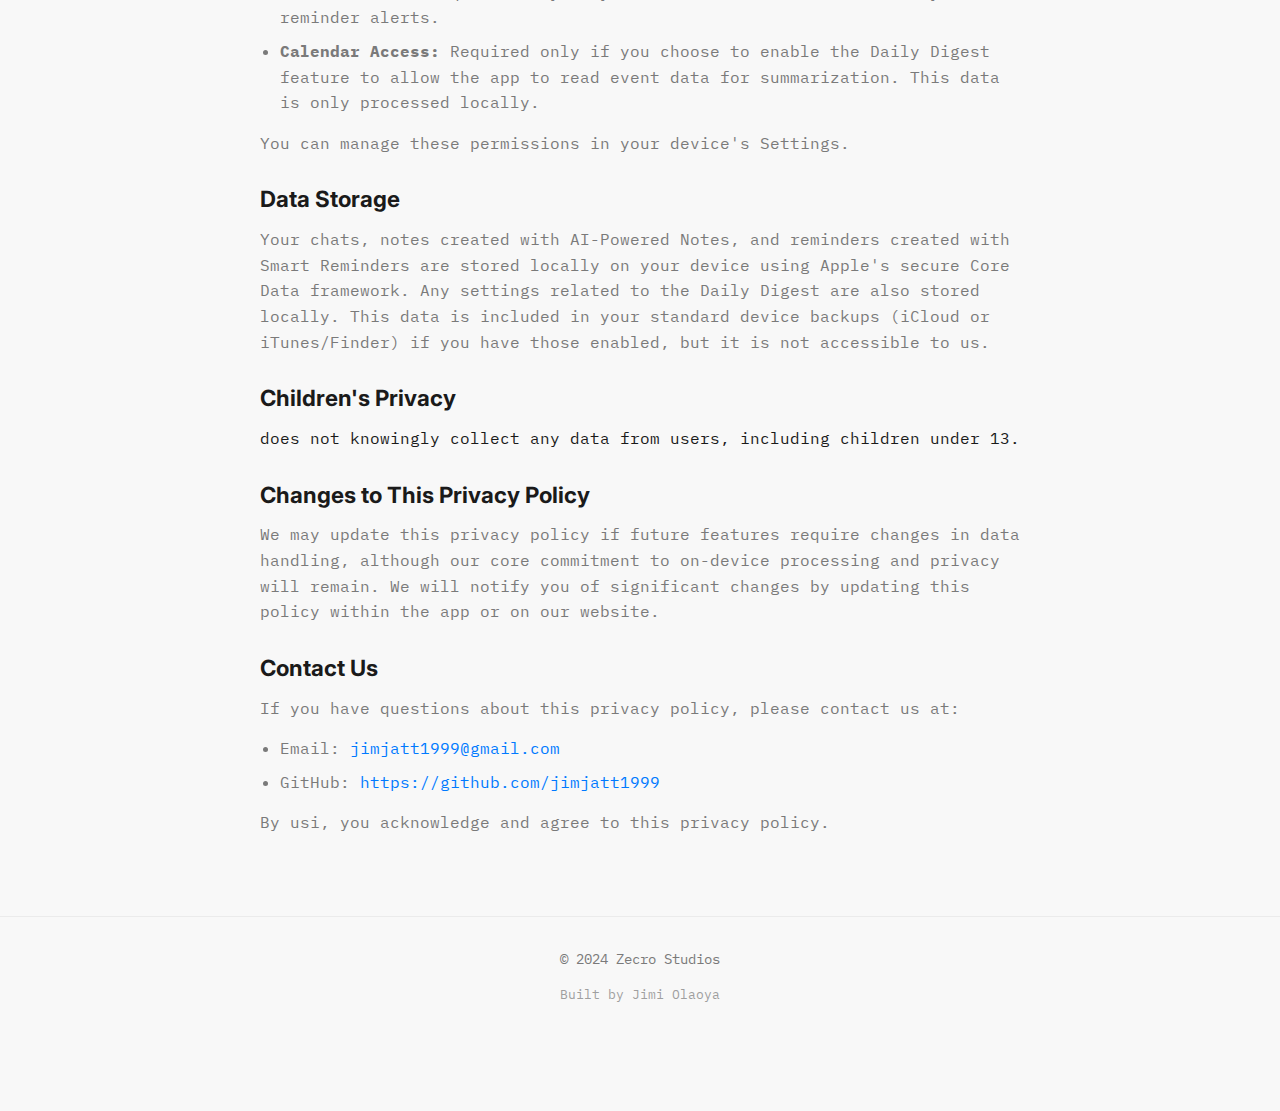
<file: privacy-neura.html>
<!DOCTYPE html>
<html lang="en">
<head>
    <meta charset="UTF-8">
    <meta name="viewport" content="width=device-width, initial-scale=1.0">
    <title>Neura Privacy Policy - Zecro Studios</title>
    <meta name="description" content="Privacy Policy for t iOS app by Zecro Studios.">
    <link rel="preconnect" href="https://fonts.googleapis.com">
    <link rel="preconnect" href="https://fonts.gstatic.com" crossorigin>
    <link href="https://fonts.googleapis.com/css2?family=IBM+Plex+Mono:wght@400;500;700&family=Inter:wght@400;600&display=swap" rel="stylesheet">
    <link rel="stylesheet" href="style.css">
</head>
<body class="legal-page">
    <header class="site-header">
        <div class="container header-container">
            <div class="header-title-block">
                <a href="index.html" class="header-link"><h1>Zecro Studios</h1></a>
                <p class="subtitle">Cool, useful apps built with care.</p>
            </div>
            <button id="theme-toggle" class="theme-toggle-btn" aria-label="Toggle theme">
                <!-- Icon will be set by JS/CSS -->
            </button>
        </div>
    </header>

    <main class="container">
        <h2>Privacy Policy</h2>
        <p class="last-updated"><em>Last updated: 10th April, 2025</em></p>

        <section>
            <h3>Finally, AI That Respects Your Privacy.</h3>
            <p>Welcome . This app is designed with privacy as its core principle. We believe you should have access to powerful AI tools without compromising your personal data. This policy explains h handles data – or rather, how it *doesn't*.</p>
        </section>

        <section>
            <h3>Data We Do NOT Collect</h3>
            <p><stro operates 100% on your device.</strong> We do not collect, store, transmit, or process *any* of the following personal data:</p>
            <ul>
                <li>Your chat conversations or prompts.</li>
                <li>The content of your notes processed by the AI-Powered Notes feature (raw, structured, or dictated).</li>
                <li>Your reminders or tasks created with Smart Reminders.</li>
                <li>Data accessed for the Daily Digest (e.g., calendar event details, reminder content) beyond the temporary on-device processing needed to generate the summary.</li>
                <li>Audio recordings from dictation.</li>
                <li>Your location data.</li>
                <li>Your contacts or calendar information.</li>
                <li>Personal identifiers (name, email, device ID, etc.).</li>
                <li>Usage analytics that could identify you or your specific interactions.</li>
            </ul>
            <p><strong>Everything happens locally on your iPhone, iPad, or Mac.</strong></p>
        </section>

        <section>
            <h3>Data Processed On-Device</h3>
            <p>The app processes the following data locally on your device to provide its features:</p>
            <ul>
                <li><strong>Text Input:</strong> Your typed prompts, chat messages, and content for AI-Powered Notes are processed by the local AI model you have installed.</li>
                <li><strong>Audio Input (Dictation):</strong> If you use dictation, your voice is processed locally by Apple's Speech Recognition framework (or the on-device model, if applicable) to convert it to text.</li>
                <li><strong>Smart Reminder Content:</strong> The text and timing information you provide for reminders are processed locally to understand the task and schedule notifications using Apple's UserNotifications framework.</li>
                <li><strong>Daily Digest Data:</strong> If you enable the Daily Digest, the app locally accesses your selected calendar events and reminder data for the specified period (day, week, month) solely to generate the summary. This data is processed on-device and is not stored or transmitted.</li>
            </ul>
            <p>This processing occurs entirely within the secure environment of your device. No data is sent to external servers.</p>
        </section>

        <section>
            <h3>Permissions</h3>
            <ul>
                <li><strong>Microphone Access:</strong> Required only if you choose to use the dictation feature (e.g., for notes, reminders, or chat). Audio is processed locally.</li>
                <li><strong>Speech Recognition Access:</strong> Required only if you choose to use dictation. Recognition happens locally.</li>
                <li><strong>Notifications:</strong> Required only if you want Smart Reminders to send you reminder alerts.</li>
                <li><strong>Calendar Access:</strong> Required only if you choose to enable the Daily Digest feature to allow the app to read event data for summarization. This data is only processed locally.</li>
            </ul>
            <p>You can manage these permissions in your device's Settings.</p>
        </section>

        <section>
            <h3>Data Storage</h3>
            <p>Your chats, notes created with AI-Powered Notes, and reminders created with Smart Reminders are stored locally on your device using Apple's secure Core Data framework. Any settings related to the Daily Digest are also stored locally. This data is included in your standard device backups (iCloud or iTunes/Finder) if you have those enabled, but it is not accessible to us.</p>
        </section>

        <section>
            <h3>Children's Privacy</h3>
             does not knowingly collect any data from users, including children under 13.</p>
        </section>

        <section>
            <h3>Changes to This Privacy Policy</h3>
            <p>We may update this privacy policy if future features require changes in data handling, although our core commitment to on-device processing and privacy will remain. We will notify you of significant changes by updating this policy within the app or on our website.</p>
        </section>

        <section>
            <h3>Contact Us</h3>
            <p>If you have questions about this privacy policy, please contact us at:</p>
            <ul>
                <li>Email: <a href="mailto:jimjatt1999@gmail.com">jimjatt1999@gmail.com</a></li>
                <li>GitHub: <a href="https://github.com/jimjatt1999" target="_blank" rel="noopener noreferrer">https://github.com/jimjatt1999</a></li>
            </ul>
            <p>By usi, you acknowledge and agree to this privacy policy.</p>
        </section>

    </main>

    <footer class="site-footer">
        <div class="container">
            <p>&copy; 2024 Zecro Studios</p>
            <p class="built-by">Built by Jimi Olaoya</p>
        </div>
    </footer>
</body>
</html>
</file>
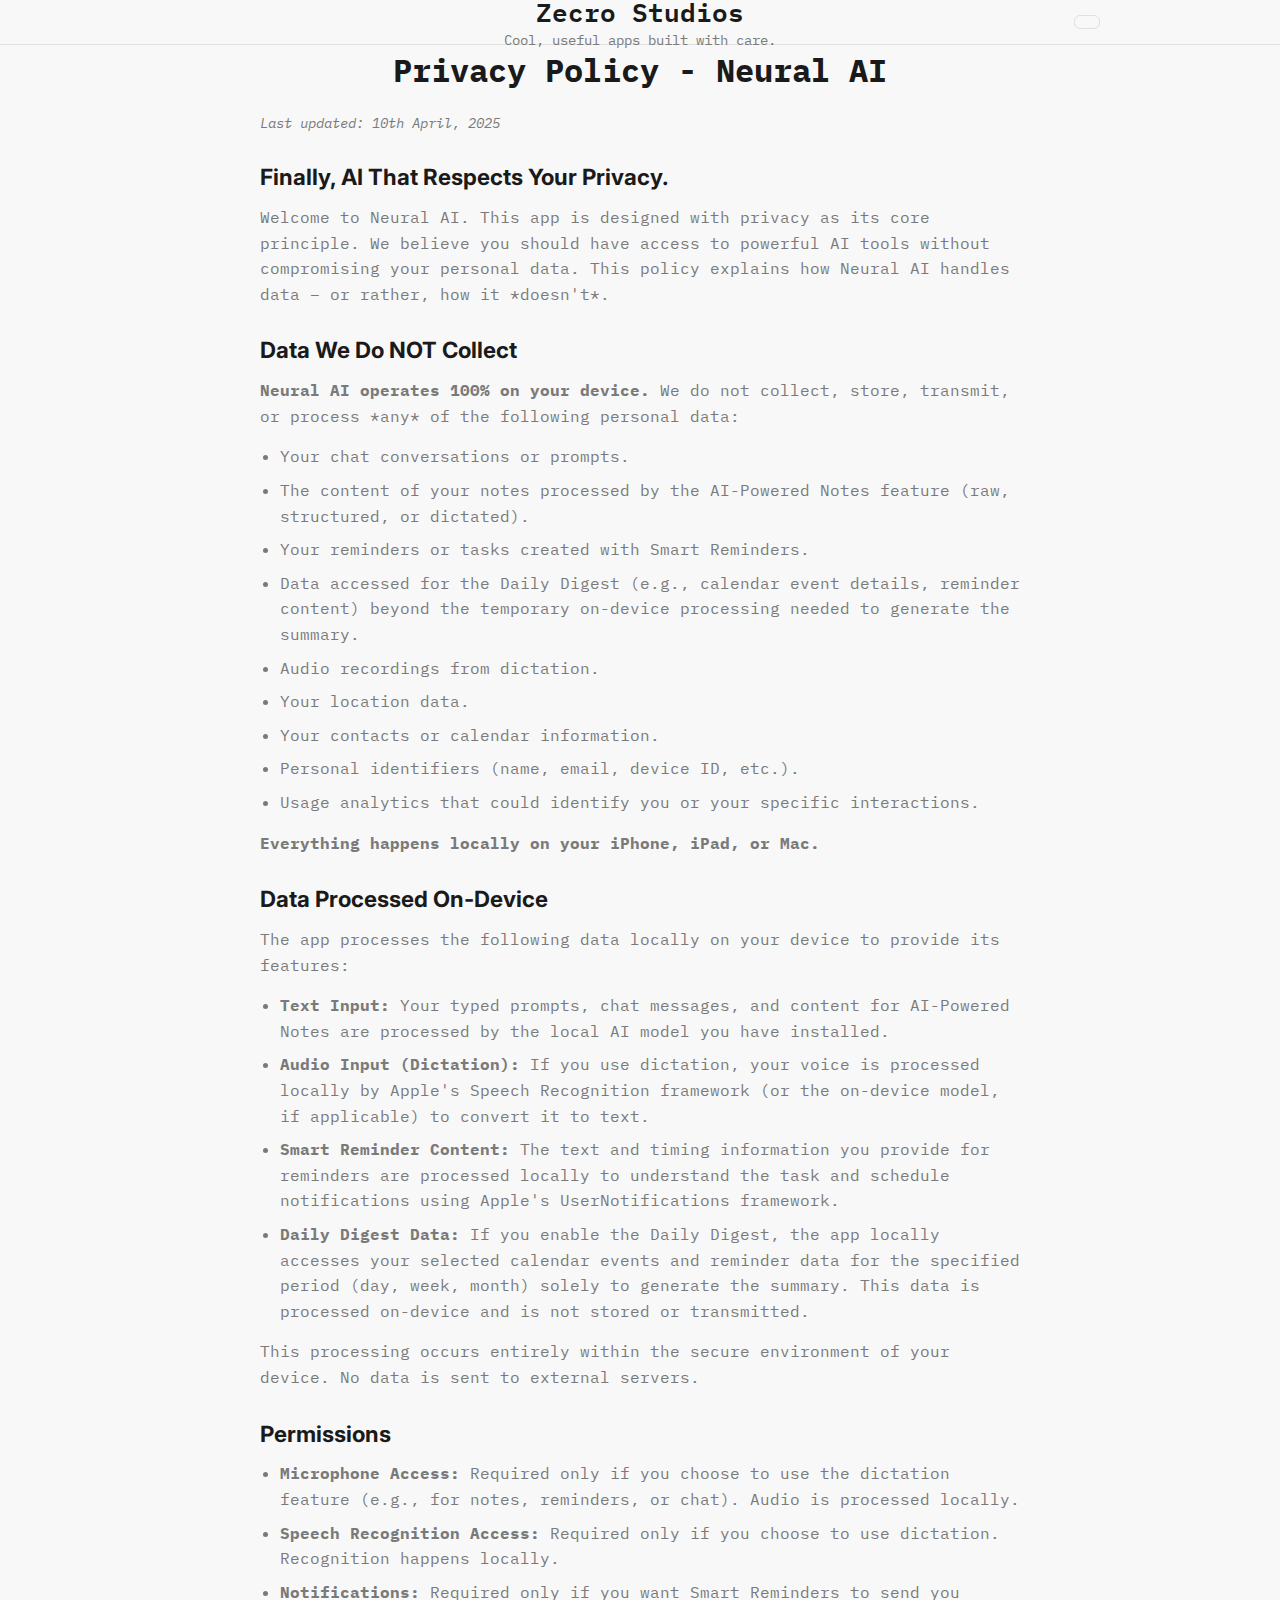
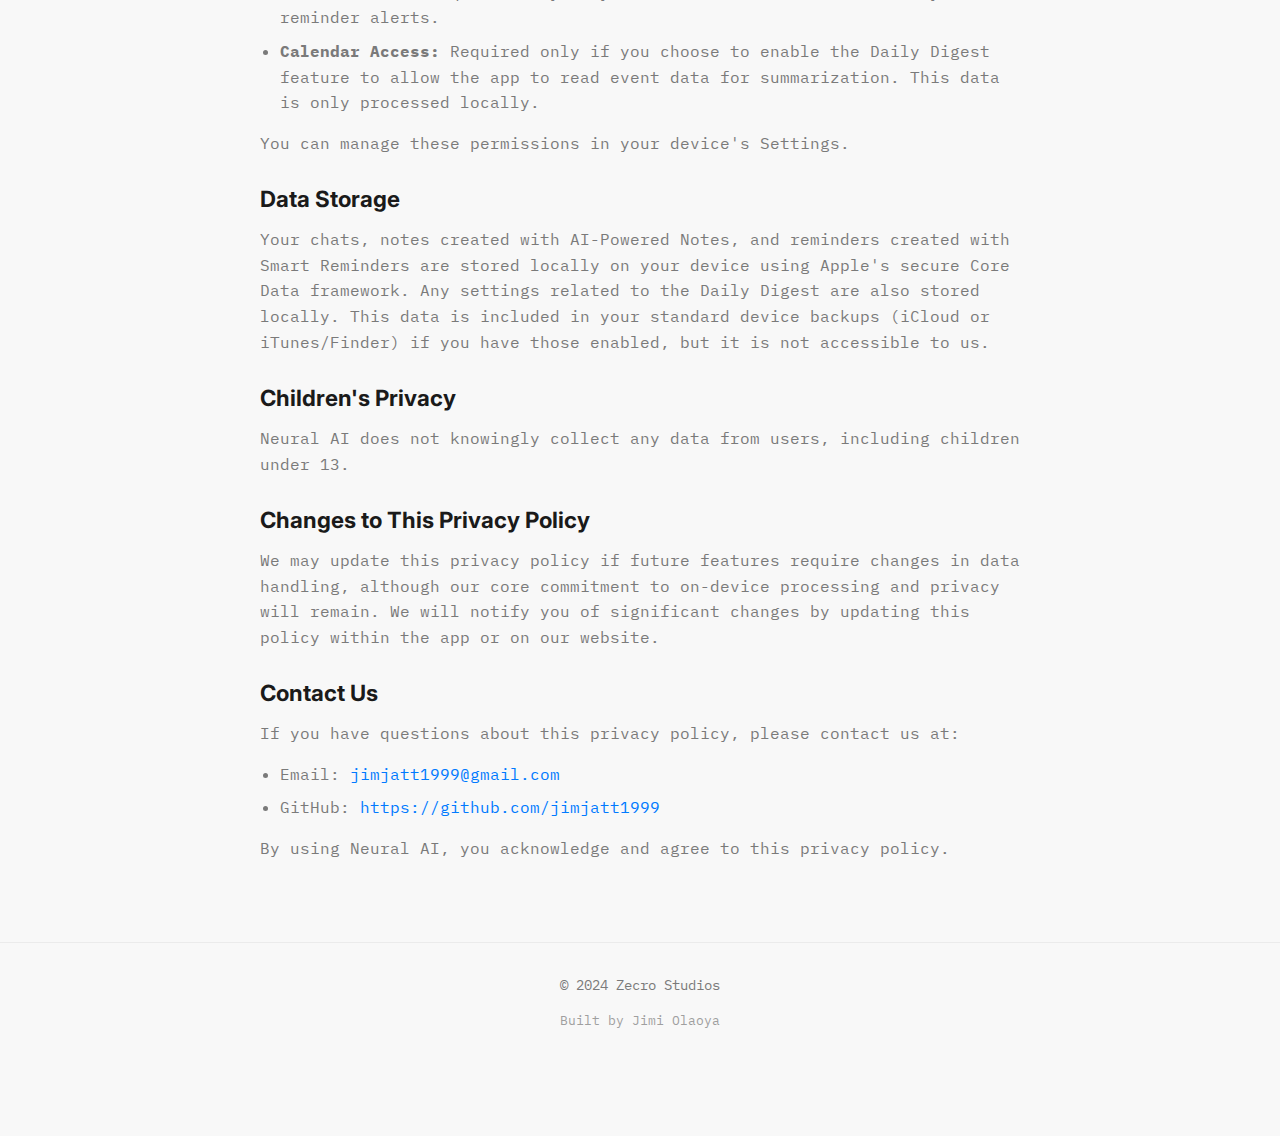
<file: privacy-neuralai.html>
<!DOCTYPE html>
<html lang="en">
<head>
    <meta charset="UTF-8">
    <meta name="viewport" content="width=device-width, initial-scale=1.0">
    <title>Neural AI Privacy Policy - Zecro Studios</title>
    <meta name="description" content="Privacy Policy for the Neural AI iOS app by Zecro Studios.">
    <link rel="preconnect" href="https://fonts.googleapis.com">
    <link rel="preconnect" href="https://fonts.gstatic.com" crossorigin>
    <link href="https://fonts.googleapis.com/css2?family=IBM+Plex+Mono:wght@400;500;700&family=Inter:wght@400;600&display=swap" rel="stylesheet">
    <link rel="stylesheet" href="style.css">
</head>
<body class="legal-page">
    <header class="site-header">
        <div class="container header-container">
            <div class="header-title-block">
                <a href="index.html" class="header-link"><h1>Zecro Studios</h1></a>
                <p class="subtitle">Cool, useful apps built with care.</p>
            </div>
            <button id="theme-toggle" class="theme-toggle-btn" aria-label="Toggle theme">
                <!-- Icon will be set by JS/CSS -->
            </button>
        </div>
    </header>

    <main class="container">
        <h2>Privacy Policy - Neural AI</h2>
        <p class="last-updated"><em>Last updated: 10th April, 2025</em></p>

        <section>
            <h3>Finally, AI That Respects Your Privacy.</h3>
            <p>Welcome to Neural AI. This app is designed with privacy as its core principle. We believe you should have access to powerful AI tools without compromising your personal data. This policy explains how Neural AI handles data – or rather, how it *doesn't*.</p>
        </section>

        <section>
            <h3>Data We Do NOT Collect</h3>
            <p><strong>Neural AI operates 100% on your device.</strong> We do not collect, store, transmit, or process *any* of the following personal data:</p>
            <ul>
                <li>Your chat conversations or prompts.</li>
                <li>The content of your notes processed by the AI-Powered Notes feature (raw, structured, or dictated).</li>
                <li>Your reminders or tasks created with Smart Reminders.</li>
                <li>Data accessed for the Daily Digest (e.g., calendar event details, reminder content) beyond the temporary on-device processing needed to generate the summary.</li>
                <li>Audio recordings from dictation.</li>
                <li>Your location data.</li>
                <li>Your contacts or calendar information.</li>
                <li>Personal identifiers (name, email, device ID, etc.).</li>
                <li>Usage analytics that could identify you or your specific interactions.</li>
            </ul>
            <p><strong>Everything happens locally on your iPhone, iPad, or Mac.</strong></p>
        </section>

        <section>
            <h3>Data Processed On-Device</h3>
            <p>The app processes the following data locally on your device to provide its features:</p>
            <ul>
                <li><strong>Text Input:</strong> Your typed prompts, chat messages, and content for AI-Powered Notes are processed by the local AI model you have installed.</li>
                <li><strong>Audio Input (Dictation):</strong> If you use dictation, your voice is processed locally by Apple's Speech Recognition framework (or the on-device model, if applicable) to convert it to text.</li>
                <li><strong>Smart Reminder Content:</strong> The text and timing information you provide for reminders are processed locally to understand the task and schedule notifications using Apple's UserNotifications framework.</li>
                <li><strong>Daily Digest Data:</strong> If you enable the Daily Digest, the app locally accesses your selected calendar events and reminder data for the specified period (day, week, month) solely to generate the summary. This data is processed on-device and is not stored or transmitted.</li>
            </ul>
            <p>This processing occurs entirely within the secure environment of your device. No data is sent to external servers.</p>
        </section>

        <section>
            <h3>Permissions</h3>
            <ul>
                <li><strong>Microphone Access:</strong> Required only if you choose to use the dictation feature (e.g., for notes, reminders, or chat). Audio is processed locally.</li>
                <li><strong>Speech Recognition Access:</strong> Required only if you choose to use dictation. Recognition happens locally.</li>
                <li><strong>Notifications:</strong> Required only if you want Smart Reminders to send you reminder alerts.</li>
                <li><strong>Calendar Access:</strong> Required only if you choose to enable the Daily Digest feature to allow the app to read event data for summarization. This data is only processed locally.</li>
            </ul>
            <p>You can manage these permissions in your device's Settings.</p>
        </section>

        <section>
            <h3>Data Storage</h3>
            <p>Your chats, notes created with AI-Powered Notes, and reminders created with Smart Reminders are stored locally on your device using Apple's secure Core Data framework. Any settings related to the Daily Digest are also stored locally. This data is included in your standard device backups (iCloud or iTunes/Finder) if you have those enabled, but it is not accessible to us.</p>
        </section>

        <section>
            <h3>Children's Privacy</h3>
            <p>Neural AI does not knowingly collect any data from users, including children under 13.</p>
        </section>

        <section>
            <h3>Changes to This Privacy Policy</h3>
            <p>We may update this privacy policy if future features require changes in data handling, although our core commitment to on-device processing and privacy will remain. We will notify you of significant changes by updating this policy within the app or on our website.</p>
        </section>

        <section>
            <h3>Contact Us</h3>
            <p>If you have questions about this privacy policy, please contact us at:</p>
            <ul>
                <li>Email: <a href="mailto:jimjatt1999@gmail.com">jimjatt1999@gmail.com</a></li>
                <li>GitHub: <a href="https://github.com/jimjatt1999" target="_blank" rel="noopener noreferrer">https://github.com/jimjatt1999</a></li>
            </ul>
            <p>By using Neural AI, you acknowledge and agree to this privacy policy.</p>
        </section>

    </main>

    <footer class="site-footer">
        <div class="container">
            <p>&copy; 2024 Zecro Studios</p>
            <p class="built-by">Built by Jimi Olaoya</p>
        </div>
    </footer>
</body>
</html>
</file>
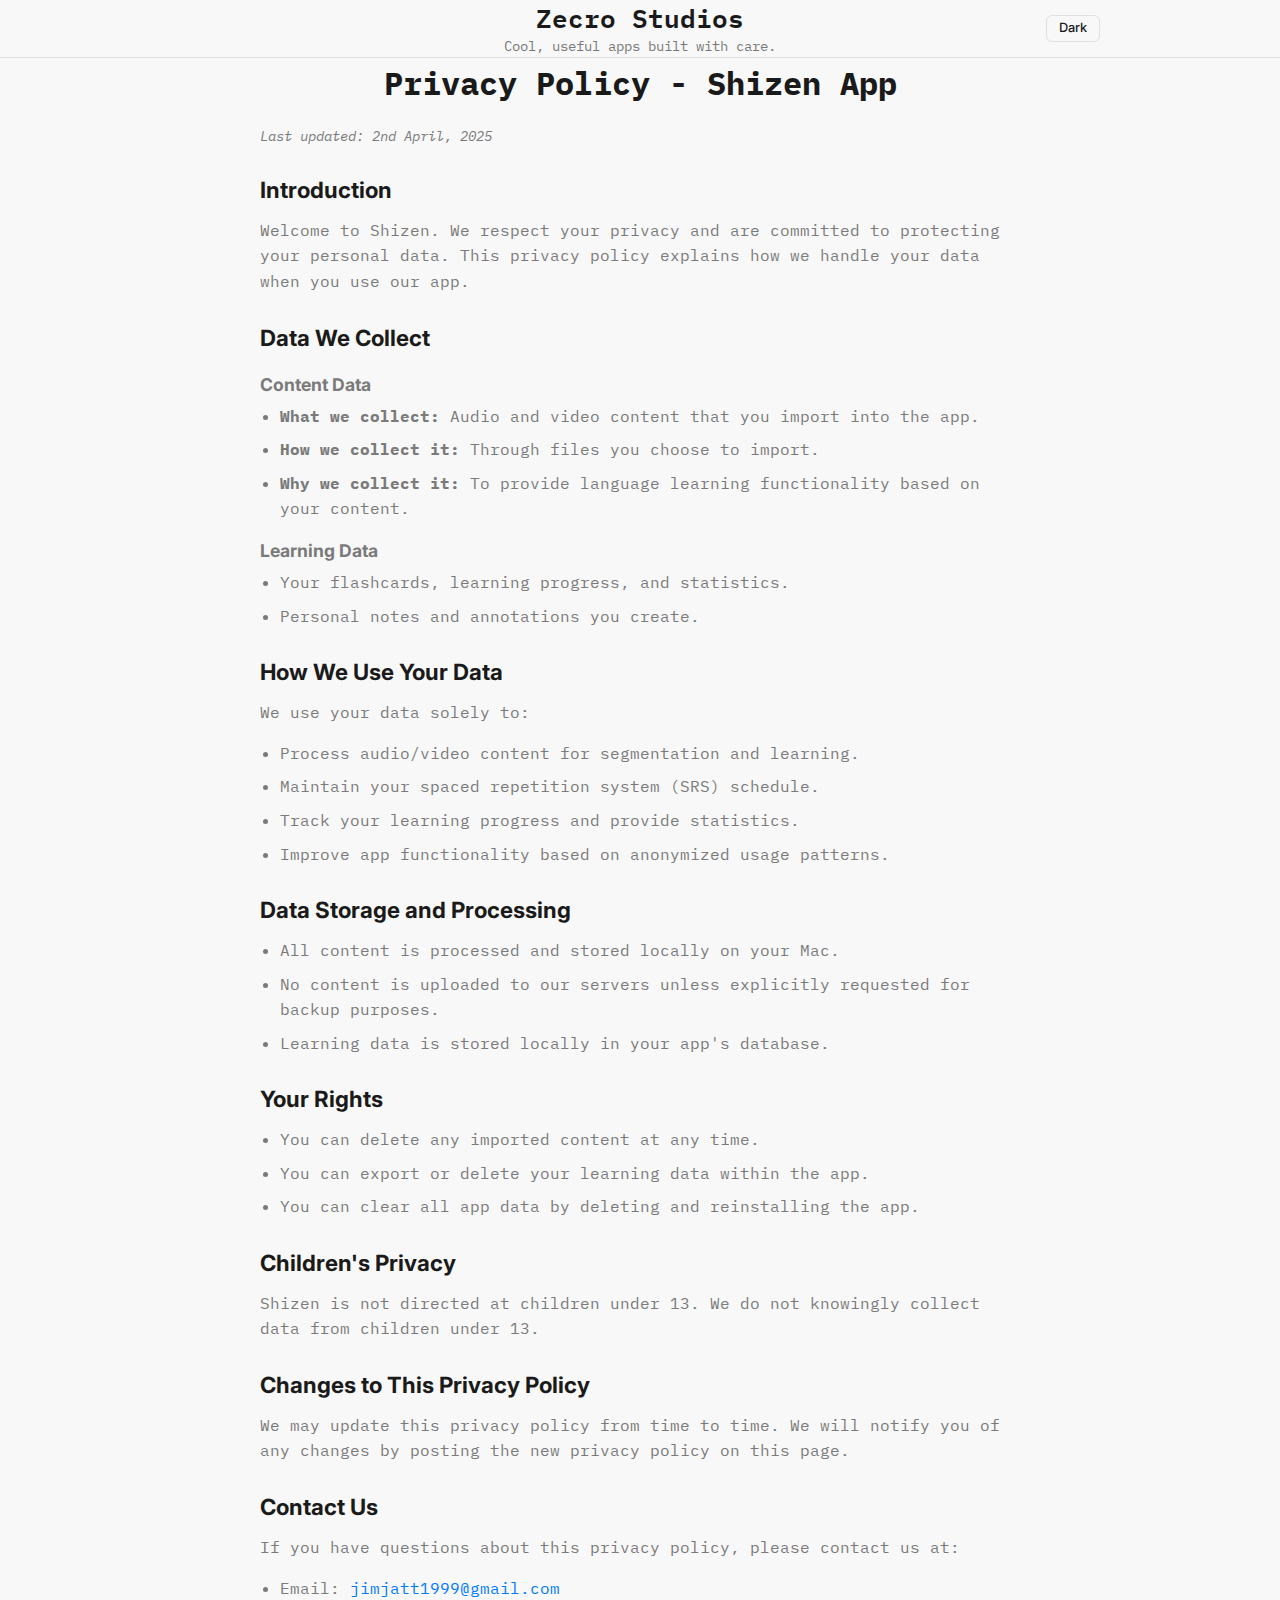
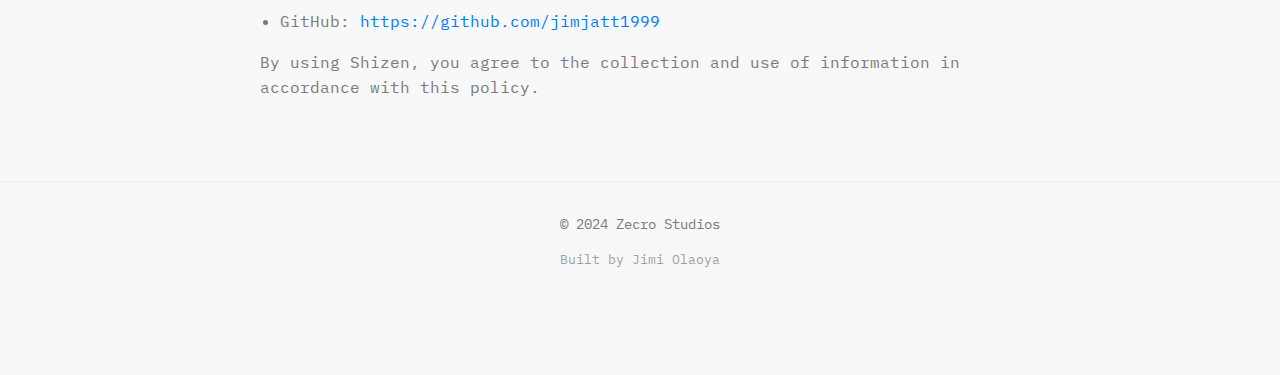
<file: privacy-shizen.html>
<!DOCTYPE html>
<html lang="en">
<head>
    <meta charset="UTF-8">
    <meta name="viewport" content="width=device-width, initial-scale=1.0">
    <title>Shizen Privacy Policy - Zecro Studios</title>
    <meta name="description" content="Privacy Policy for the Shizen macOS app by Zecro Studios.">
    <link rel="preconnect" href="https://fonts.googleapis.com">
    <link rel="preconnect" href="https://fonts.gstatic.com" crossorigin>
    <link href="https://fonts.googleapis.com/css2?family=IBM+Plex+Mono:wght@400;500;700&family=Inter:wght@400;600&display=swap" rel="stylesheet">
    <link rel="stylesheet" href="style.css">
</head>
<body class="legal-page">
    <header class="site-header">
        <div class="container header-container">
            <div class="header-title-block">
                <a href="index.html" class="header-link"><h1>Zecro Studios</h1></a>
                <p class="subtitle">Cool, useful apps built with care.</p>
            </div>
            <button id="theme-toggle" class="theme-toggle-btn" aria-label="Toggle theme">
                <!-- Icon will be set by JS/CSS -->
            </button>
        </div>
    </header>

    <main class="container">
        <h2>Privacy Policy - Shizen App</h2>
        <p class="last-updated"><em>Last updated: 2nd April, 2025</em></p>

        <section>
            <h3>Introduction</h3>
            <p>Welcome to Shizen. We respect your privacy and are committed to protecting your personal data. This privacy policy explains how we handle your data when you use our app.</p>
        </section>

        <section>
            <h3>Data We Collect</h3>
            <h4>Content Data</h4>
            <ul>
                <li><strong>What we collect:</strong> Audio and video content that you import into the app.</li>
                <li><strong>How we collect it:</strong> Through files you choose to import.</li>
                <li><strong>Why we collect it:</strong> To provide language learning functionality based on your content.</li>
            </ul>
            <h4>Learning Data</h4>
            <ul>
                <li>Your flashcards, learning progress, and statistics.</li>
                <li>Personal notes and annotations you create.</li>
            </ul>
        </section>

        <section>
            <h3>How We Use Your Data</h3>
            <p>We use your data solely to:</p>
            <ul>
                <li>Process audio/video content for segmentation and learning.</li>
                <li>Maintain your spaced repetition system (SRS) schedule.</li>
                <li>Track your learning progress and provide statistics.</li>
                <li>Improve app functionality based on anonymized usage patterns.</li>
            </ul>
        </section>

        <section>
            <h3>Data Storage and Processing</h3>
            <ul>
                <li>All content is processed and stored locally on your Mac.</li>
                <li>No content is uploaded to our servers unless explicitly requested for backup purposes.</li>
                <li>Learning data is stored locally in your app's database.</li>
            </ul>
        </section>

        <section>
            <h3>Your Rights</h3>
            <ul>
                <li>You can delete any imported content at any time.</li>
                <li>You can export or delete your learning data within the app.</li>
                <li>You can clear all app data by deleting and reinstalling the app.</li>
            </ul>
        </section>

        <section>
            <h3>Children's Privacy</h3>
            <p>Shizen is not directed at children under 13. We do not knowingly collect data from children under 13.</p>
        </section>

        <section>
            <h3>Changes to This Privacy Policy</h3>
            <p>We may update this privacy policy from time to time. We will notify you of any changes by posting the new privacy policy on this page.</p>
        </section>

        <section>
            <h3>Contact Us</h3>
            <p>If you have questions about this privacy policy, please contact us at:</p>
            <ul>
                <li>Email: <a href="mailto:jimjatt1999@gmail.com">jimjatt1999@gmail.com</a></li>
                <li>GitHub: <a href="https://github.com/jimjatt1999" target="_blank" rel="noopener noreferrer">https://github.com/jimjatt1999</a></li>
            </ul>
            <p>By using Shizen, you agree to the collection and use of information in accordance with this policy.</p>
        </section>
    </main>

    <footer class="site-footer">
        <div class="container">
            <p>&copy; 2024 Zecro Studios</p>
            <p class="built-by">Built by Jimi Olaoya</p>
        </div>
    </footer>

    <script src="script.js"></script>
</body>
</html>
</file>
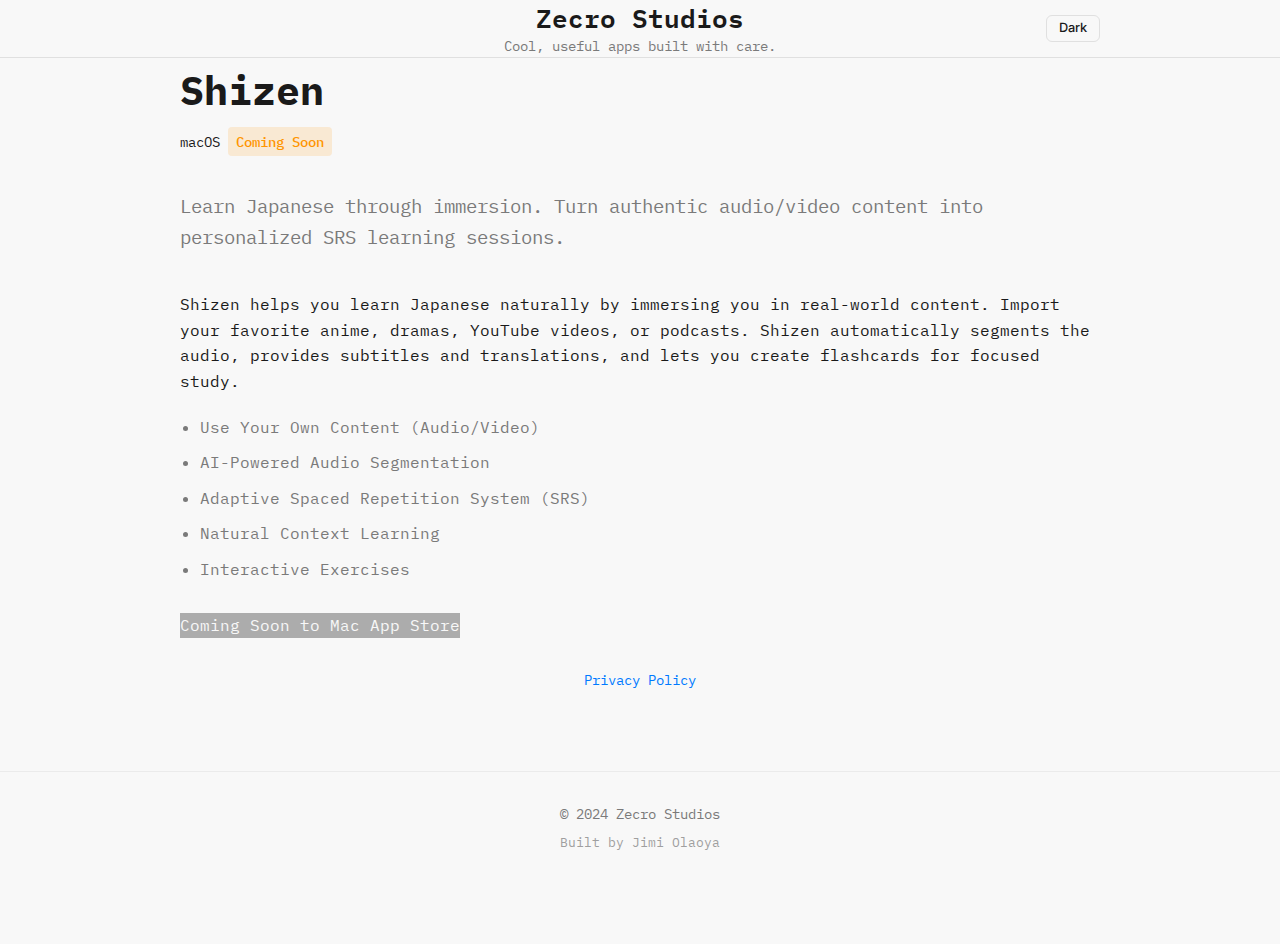
<file: shizen.html>
<!DOCTYPE html>
<html lang="en" data-theme="dark">
<head>
    <meta charset="UTF-8">
    <meta name="viewport" content="width=device-width, initial-scale=1.0">
    <title>Shizen - Zecro Studios</title>
    <meta name="description" content="Learn more about Shizen, the macOS app for immersive Japanese language learning. From Zecro Studios.">
    <link rel="preconnect" href="https://fonts.googleapis.com">
    <link rel="preconnect" href="https://fonts.gstatic.com" crossorigin>
    <link href="https://fonts.googleapis.com/css2?family=IBM+Plex+Mono:wght@400;500;700&family=Inter:wght@400;600&display=swap" rel="stylesheet">
    <link rel="stylesheet" href="style.css">
</head>
<body class="app-detail-page">
    <header class="site-header">
        <div class="container header-container">
            <div class="header-title-block">
                <a href="index.html" class="header-link"><h1>Zecro Studios</h1></a>
                <p class="subtitle">Cool, useful apps built with care.</p>
            </div>
            <button id="theme-toggle" class="theme-toggle-btn" aria-label="Toggle theme">
                <!-- Icon will be set by JS/CSS -->
            </button>
        </div>
    </header>

    <main class="container">
        <h2>Shizen</h2>
        <div class="app-badges">
            <span class="platform">macOS</span> <span class="status-badge coming-soon">Coming Soon</span>
        </div>
        <p class="app-tagline">Learn Japanese through immersion. Turn authentic audio/video content into personalized SRS learning sessions.</p>

        <div class="app-content">
            <p>Shizen helps you learn Japanese naturally by immersing you in real-world content. Import your favorite anime, dramas, YouTube videos, or podcasts. Shizen automatically segments the audio, provides subtitles and translations, and lets you create flashcards for focused study.</p>
             <ul>
                <li>Use Your Own Content (Audio/Video)</li>
                <li>AI-Powered Audio Segmentation</li>
                <li>Adaptive Spaced Repetition System (SRS)</li>
                <li>Natural Context Learning</li>
                <li>Interactive Exercises</li>
            </ul>
            <!-- Maybe add gallery or video specific to this app -->
            <!-- Placeholder for App Store link/download -->
            <a href="#" class="app-store-link disabled">Coming Soon to Mac App Store</a>
            <p class="privacy-link"><a href="privacy-shizen.html">Privacy Policy</a></p>
        </div>
    </main>

    <footer class="site-footer">
        <div class="container">
            <p>&copy; 2024 Zecro Studios</p>
            <p class="built-by">Built by Jimi Olaoya</p>
        </div>
    </footer>

    <script src="script.js"></script> <!-- Uncommented link -->
</body>
</html>
</file>
<file: styles.css>
:root {
    /* Core brand colors */
    --brand-primary: #2196F3;
    --brand-secondary: #059669;
    
    /* UI Colors */
    --background: #ffffff;
    --surface: #f8fafc;
    --surface-hover: #f1f5f9;
    
    /* Text Colors */
    --text-primary: #1e293b;
    --text-secondary: #64748b;
    --text-tertiary: #94a3b8;
    
    /* Interactive Colors */
    --link: #2196F3;
    --link-hover: #1976D2;
    
    /* Borders & Shadows */
    --border: rgba(0, 0, 0, 0.1);
    --shadow-sm: 0 1px 2px rgba(0, 0, 0, 0.05);
    --shadow: 0 4px 6px -1px rgba(0, 0, 0, 0.1);
    --shadow-lg: 0 20px 25px -5px rgba(0, 0, 0, 0.1);
}

[data-theme="dark"] {
    --background: #0f172a;
    --surface: #1e293b;
    --surface-hover: #334155;
    
    --text-primary: #f8fafc;
    --text-secondary: #cbd5e1;
    --text-tertiary: #94a3b8;
    
    --border: rgba(255, 255, 255, 0.1);
}

/* Base Styles */
* {
    margin: 0;
    padding: 0;
    box-sizing: border-box;
}

html {
    scroll-behavior: smooth;
    scroll-padding-top: 80px;
}

body {
    font-family: 'Inter', -apple-system, BlinkMacSystemFont, sans-serif;
    background: var(--background);
    color: var(--text-primary);
    line-height: 1.6;
    -webkit-font-smoothing: antialiased;
}

/* Container */
.container {
    max-width: 1200px;
    margin: 0 auto;
    padding: 0 2rem;
}

/* Header & Navigation */
.site-header {
    position: fixed;
    top: 0;
    left: 0;
    right: 0;
    background: rgba(var(--background), 0.8);
    backdrop-filter: blur(12px);
    border-bottom: 1px solid var(--border);
    z-index: 1000;
    padding: 1rem 2rem;
}

.header-container {
    max-width: 1200px;
    margin: 0 auto;
    display: flex;
    justify-content: space-between;
    align-items: center;
}

.site-logo {
    display: flex;
    align-items: center;
    gap: 0.75rem;
    text-decoration: none;
    color: var(--text-primary);
}

.site-logo img {
    width: 32px;
    height: 32px;
    border-radius: 8px;
}

.nav-links {
    display: flex;
    align-items: center;
    gap: 2rem;
}

.nav-links a {
    color: var(--text-secondary);
    text-decoration: none;
    font-weight: 500;
    transition: color 0.2s ease;
}

.nav-links a:hover {
    color: var(--brand-primary);
}

/* Hero Section */
.hero {
    padding: 8rem 2rem 4rem;
    max-width: 1200px;
    margin: 0 auto;
    display: grid;
    grid-template-columns: 1fr 1fr;
    gap: 4rem;
    align-items: center;
}

.hero-content {
    animation: fadeIn 1s ease-out;
}

.hero-content h1 {
    font-size: 3.5rem;
    line-height: 1.2;
    margin-bottom: 1.5rem;
}

.text-gradient {
    background: linear-gradient(135deg, var(--brand-primary), var(--brand-secondary));
    -webkit-background-clip: text;
    -webkit-text-fill-color: transparent;
}

.hero .subtitle {
    font-size: 1.25rem;
    color: var(--text-secondary);
    margin-bottom: 2.5rem;
}

.cta-buttons {
    display: flex;
    gap: 1rem;
}

/* App Frame Styling */
.app-frame {
    background: var(--surface);
    border-radius: 12px;
    padding: 1rem;
    box-shadow: var(--shadow-lg);
    transition: transform 0.3s ease;
}

.app-frame:hover {
    transform: translateY(-4px);
}

.app-header {
    display: flex;
    gap: 8px;
    padding-bottom: 12px;
}

.app-dot {
    width: 12px;
    height: 12px;
    border-radius: 50%;
}

.app-dot.red { background: #ff5f57; }
.app-dot.yellow { background: #febc2e; }
.app-dot.green { background: #28c840; }

/* Video Section */
.demo {
    padding: 4rem 0;
    background: var(--surface);
}

.video-container {
    max-width: 900px;
    margin: 2rem auto;
}

.video-container video {
    width: 100%;
    border-radius: 8px;
    box-shadow: var(--shadow);
}

/* Buttons */
.button {
    display: inline-flex;
    align-items: center;
    gap: 0.75rem;
    padding: 0.875rem 1.75rem;
    border-radius: 8px;
    font-weight: 500;
    text-decoration: none;
    transition: all 0.2s ease;
}

.primary-button {
    background: var(--brand-primary);
    color: white;
}

.primary-button:hover {
    transform: translateY(-2px);
    box-shadow: var(--shadow);
    background: var(--link-hover);
}

.secondary-button {
    background: var(--surface);
    color: var(--text-primary);
    border: 1px solid var(--border);
}

.secondary-button:hover {
    transform: translateY(-2px);
    background: var(--surface-hover);
}

/* Features Section */
.features {
    padding: 6rem 0;
    background: var(--surface);
}

.features h2 {
    text-align: center;
    margin-bottom: 3rem;
}

.features-grid {
    display: grid;
    grid-template-columns: repeat(auto-fit, minmax(300px, 1fr));
    gap: 2rem;
}

.feature-card {
    background: var(--background);
    padding: 2rem;
    border-radius: 12px;
    border: 1px solid var(--border);
    transition: all 0.3s ease;
}

.feature-card:hover {
    transform: translateY(-4px);
    box-shadow: var(--shadow);
}

.feature-card img {
    width: 48px;
    height: 48px;
    margin-bottom: 1.5rem;
}

/* About Section */
.about {
    padding: 6rem 0;
}

.story {
    max-width: 800px;
    margin: 0 auto;
}

.tech-stack {
    margin-top: 3rem;
    padding: 2rem;
    background: var(--surface);
    border-radius: 12px;
}

.tech-items {
    display: flex;
    flex-wrap: wrap;
    gap: 1rem;
    margin-top: 1rem;
}

.tech-items span {
    background: var(--background);
    padding: 0.75rem 1.25rem;
    border-radius: 8px;
    font-weight: 500;
}

/* Support Section */
.support {
    padding: 6rem 0;
    background: var(--surface);
}

.support-intro {
    text-align: center;
    max-width: 600px;
    margin: 0 auto 3rem;
    color: var(--text-secondary);
}

.support-options {
    display: grid;
    grid-template-columns: repeat(auto-fit, minmax(300px, 1fr));
    gap: 2rem;
    max-width: 900px;
    margin: 0 auto;
}

.support-card {
    background: var(--background);
    padding: 2.5rem;
    border-radius: 12px;
    text-align: center;
    border: 1px solid var(--border);
    transition: all 0.3s ease;
}

.support-card:hover {
    transform: translateY(-4px);
    box-shadow: var(--shadow-lg);
}

.donate-link, .sponsor-link {
    display: inline-flex;
    align-items: center;
    gap: 0.5rem;
    padding: 0.875rem 1.75rem;
    border-radius: 8px;
    font-weight: 500;
    text-decoration: none;
    margin-top: 1.5rem;
    background: var(--surface);
    color: var(--brand-primary);
    border: 1px solid var(--border);
    transition: all 0.2s ease;
}

.donate-link:hover, .sponsor-link:hover {
    background: var(--brand-primary);
    color: white;
    transform: translateY(-2px);
}

.donate-link img, .sponsor-link img {
    width: 20px;
    height: 20px;
    transition: filter 0.2s ease;
}

.donate-link:hover img, .sponsor-link:hover img {
    filter: brightness(0) invert(1);
}

/* Footer */
.site-footer {
    background: var(--surface);
    border-top: 1px solid var(--border);
    padding: 4rem 2rem;
}

.footer-content {
    max-width: 1200px;
    margin: 0 auto;
    text-align: center;
}

.social-links {
    display: flex;
    justify-content: center;
    gap: 1.5rem;
    margin-bottom: 1.5rem;
}

.social-links a {
    display: flex;
    align-items: center;
    justify-content: center;
    width: 40px;
    height: 40px;
    border-radius: 20px;
    background: var(--surface-hover);
    transition: all 0.2s ease;
}

.social-links a:hover {
    transform: translateY(-2px);
    background: var(--surface);
}

.social-links img {
    width: 20px;
    height: 20px;
    opacity: 0.7;
    transition: opacity 0.2s;
}

.social-links a:hover img {
    opacity: 1;
}

/* Dark Mode Toggle */
.theme-toggle {
    background: transparent;
    border: none;
    cursor: pointer;
    padding: 8px;
    border-radius: 50%;
    display: flex;
    align-items: center;
    justify-content: center;
}

.theme-toggle img {
    width: 20px;
    height: 20px;
    opacity: 0.7;
    transition: all 0.2s ease;
}

.theme-toggle:hover img {
    opacity: 1;
    transform: rotate(45deg);
}

/* Animations */
@keyframes fadeIn {
    from { 
        opacity: 0; 
        transform: translateY(20px); 
    }
    to { 
        opacity: 1; 
        transform: translateY(0); 
    }
}

/* Responsive Design */
@media (max-width: 768px) {
    .hero {
        grid-template-columns: 1fr;
        text-align: center;
        padding: 6rem 1.5rem 3rem;
    }

    .hero-content h1 {
        font-size: 2.5rem;
    }

    .cta-buttons {
        justify-content: center;
    }

    .nav-links {
        display: none;
    }

    .theme-toggle {
        position: absolute;
        right: 1rem;
        top: 50%;
        transform: translateY(-50%);
    }

    .support-options {
        grid-template-columns: 1fr;
        padding: 0 1rem;
    }
}

/* Print Styles */
@media print {
    .site-header,
    .theme-toggle,
    .video-container,
    .support-options {
        display: none;
    }
}
</file>
<file: style.css>
@import url('https://fonts.googleapis.com/css2?family=Playfair+Display:ital,wght@0,400..900;1,400..900&display=swap');
@import url('https://fonts.googleapis.com/css2?family=Press+Start+2P&display=swap'); /* Game Boy Font */

:root {
    --bg-color: #f8f8f8;
    --text-color: #1a1a1a;
    --subtle-color: #7a7a7a;
    --accent-color: #007aff; /* Apple blue for a touch of familiarity */
    --border-color: #e0e0e0;
    --monospace-font: 'IBM Plex Mono', monospace;
    --sans-font: 'Inter', sans-serif;
    --container-width: 960px;
    --transition: 0.3s ease;
    --tagline-font: 'Playfair Display', serif; /* Added tagline font */
    --pixel-font: 'Press Start 2P', cursive; /* Added pixel font */
}

[data-theme="dark"] {
    --bg-color: #1c1c1e;
    --text-color: #f2f2f7;
    --subtle-color: #8e8e93;
    --accent-color: #0a84ff;
    --border-color: #3a3a3c;
}

/* --- Game Boy Theme --- */
[data-theme="gameboy"] {
    --gb-bg: #9bbc0f;    /* GB Light Green */
    --gb-mid-light: #8bac0f; /* GB Medium Light Green */
    --gb-mid-dark: #306230; /* GB Medium Dark Green */
    --gb-dark: #0f380f;   /* GB Dark Green */

    --bg-color: var(--gb-bg);
    --text-color: var(--gb-dark);
    --subtle-color: var(--gb-mid-dark);
    --accent-color: var(--gb-dark); /* Use dark green for links */
    --border-color: var(--gb-mid-dark);

    font-family: var(--pixel-font); /* Apply pixel font globally */
    font-size: 14px; /* Increased base size again */
    image-rendering: pixelated;
    image-rendering: crisp-edges;
}

[data-theme="gameboy"] body {
     position: relative; /* Needed for scanlines */
     z-index: 1;
}

/* Add scanline overlay for Game Boy theme */
[data-theme="gameboy"] body::before {
    content: "";
    position: absolute;
    top: 0;
    left: 0;
    width: 100%;
    height: 100%;
    background: linear-gradient(rgba(15, 56, 15, 0.1) 50%, transparent 50%);
    background-size: 100% 3px; /* Adjust size for scanline thickness/spacing */
    z-index: 2;
    pointer-events: none; /* Allow interaction with content below */
    image-rendering: pixelated; /* Try to keep scanlines crisp */
    image-rendering: crisp-edges;
}

/* Adjust specific elements for Game Boy theme */
[data-theme="gameboy"] h1, [data-theme="gameboy"] h2, [data-theme="gameboy"] h3 {
    font-size: 1.6em; /* Relative sizing based on new base font size */
    line-height: 1.2;
}

[data-theme="gameboy"] p, [data-theme="gameboy"] li, [data-theme="gameboy"] span {
    font-size: 1em; /* Use base size */
    line-height: 1.5;
}

[data-theme="gameboy"] .site-header {
    border-bottom-color: var(--gb-dark);
}

[data-theme="gameboy"] .theme-toggle-btn {
    background-color: var(--gb-mid-dark);
    color: var(--gb-bg);
    border-color: var(--gb-dark);
    font-family: var(--pixel-font); /* Ensure button uses pixel font */
    font-size: 0.8em; /* Adjust relative size */
}

[data-theme="gameboy"] .theme-toggle-btn:hover {
    background-color: var(--gb-dark);
}

[data-theme="gameboy"] .tagline-special {
    font-family: var(--pixel-font); /* Override Playfair */
    font-style: normal; /* Remove italic */
    font-size: 1.2em;
}

/* Gameboy mockups */
[data-theme="gameboy"] .css-iphone, 
[data-theme="gameboy"] .css-macbook {
    background: var(--gb-mid-light);
    border: 4px solid var(--gb-dark);
    box-shadow: none;
}
[data-theme="gameboy"] .css-iphone::before, /* Notch */
[data-theme="gameboy"] .css-macbook-screen::before /* Camera */ {
    background-color: var(--gb-dark);
}
[data-theme="gameboy"] .css-iphone-screen, 
[data-theme="gameboy"] .css-macbook-screen {
    background-color: var(--gb-bg); /* Screen background */
    border-radius: 0; /* Sharp corners */
    border: 2px solid var(--gb-dark);
    box-shadow: none;
}
[data-theme="gameboy"] .css-iphone-screen img, 
[data-theme="gameboy"] .css-macbook-screen img {
    image-rendering: pixelated;
    image-rendering: crisp-edges;
}

[data-theme="gameboy"] .gallery-btn {
    background-color: var(--gb-dark);
    color: var(--gb-bg);
    border: 1px solid var(--gb-bg);
    pointer-events: auto; /* Ensure buttons are clickable */
    z-index: 6; /* Ensure buttons are above other elements */
}

* {
    box-sizing: border-box;
    margin: 0;
    padding: 0;
}

body {
    background-color: var(--bg-color);
    color: var(--text-color);
    font-family: var(--monospace-font), var(--sans-font); /* Monospace first */
    line-height: 1.6;
    /* padding-top: 100px; REMOVED - No longer needed for fixed header */
    transition: background-color var(--transition), color var(--transition);
}

/* Apply margin-top to the main content element */
main {
    display: block; /* Ensure main is treated as a block */
    /* margin-top: 80px; REMOVED - Handled by body padding */
}

/* Add padding inside the main container */
main > .container {
    /* padding-top: 30px; REMOVED - Handled by body padding */
}

a {
    color: var(--accent-color);
    text-decoration: none;
    transition: opacity var(--transition);
}

a:hover {
    opacity: 0.7;
}

.container {
    max-width: var(--container-width);
    margin: 0 auto;
    padding: 0 20px;
}

/* --- Header --- */
.site-header {
    /* position: fixed; REMOVED - Header will scroll with page */
    top: 0;
    left: 0;
    width: 100%;
    background-color: var(--bg-color);
    border-bottom: 1px solid var(--border-color);
    padding: 15px 0;
    z-index: 100; /* Keep z-index in case needed later */
    transition: background-color var(--transition), border-color var(--transition);
}

[data-theme="dark"] .site-header {
    background-color: var(--bg-color); /* Changed from transparent */
    border-bottom-color: var(--border-color); /* Adjusted from rgba */
}

.site-header h1 {
    font-size: 1.6rem; /* Increased size */
    font-weight: 600;
    margin: 0;
    line-height: 1.2;
}

.site-header .subtitle {
    font-size: 0.9rem; /* Increased size slightly */
    color: var(--subtle-color);
    margin-top: 4px; /* Adjusted spacing */
    line-height: 1.2;
    margin-bottom: 0;
}

/* Make header container flexible */
.header-container {
    display: flex;
    justify-content: space-between;
    align-items: center;
    position: relative; /* Keep for absolute positioning of title block if needed */
    /* min-height: 60px; REMOVED - Let height be natural */
}

/* Center the title block */
.header-title-block {
    display: flex;
    flex-direction: column;
    align-items: center;
    position: absolute; /* Position absolutely for centering */
    left: 50%;
    top: 50%; /* Align vertical center */
    transform: translate(-50%, -50%); /* Center perfectly */
    /* Allow title block to shrink if needed, but prioritize centered position */
    max-width: calc(100% - 100px); /* Prevent overlap with button/padding */
}

.header-title-block h1 {
    text-align: center; /* Ensure h1 text is centered */
}

.header-title-block .subtitle {
     text-align: center; /* Ensure subtitle text is centered */
}

.theme-toggle-btn {
    background: none;
    border: 1px solid var(--border-color);
    border-radius: 6px; /* Slightly rounded corners */
    width: auto; /* Adjust width to content */
    height: auto; /* Adjust height to content */
    padding: 6px 12px; /* Add padding for text */
    cursor: pointer;
    margin-left: auto;
    transition: background-color var(--transition), border-color var(--transition), color var(--transition);
    font-size: 0.8rem; /* Set font size */
    font-weight: 500;
    color: var(--text-color); /* Use text color */
    font-family: var(--sans-font); /* Use standard sans-serif */
    line-height: 1; /* Adjust line height */
}

.theme-toggle-btn:hover {
    background-color: var(--border-color);
}

/* Ensure enough space on mobile */
@media (max-width: 600px) {
     /* body { padding-top: 150px; REMOVED } */
     
    .header-container {
        flex-direction: column;
        align-items: center;
        padding: 15px 0; /* Give a bit more padding when stacked */
    }
    
    .header-title-block {
        margin-bottom: 15px; /* Add more space below title block when stacked */
    }
    
    .theme-toggle-btn {
         margin-top: 10px; /* Add more space above button when stacked */
    }

    .header-title-block {
        position: static;
        transform: none;
        left: auto;
        top: auto;
        align-items: center;
        margin-bottom: 10px;
        order: 1;
        width: 100%;
        text-align: center;
        max-width: 100%;
    }

    .header-title-block h1, .header-title-block .subtitle {
        text-align: center;
    }

    .theme-toggle-btn {
        margin-left: 0;
        order: 2;
        margin-top: 5px; /* Add space between title and button when stacked */
    }

    .header-container {
        flex-direction: column;
        align-items: center;
        padding: 10px 0;
    }

    .site-header {
        padding: 10px 0;
    }
    
    /* Ensure content doesn't start too close to header */
    /* .app-detail-page main.container,
    .legal-page main.container {
        margin-top: 40px; 
    } */
}

/* Further adjustments for very small screens if needed */
@media (max-width: 400px) {
     /* body { padding-top: 150px; REMOVED } */
     .site-header h1 {
        font-size: 1.2rem;
    }
     .site-header .subtitle {
        font-size: 0.8rem;
    }
     /* body { padding-top: 160px; REMOVED } */
}

/* --- App Showcase --- */
.app-showcase {
    padding-top: 40px;
    padding-bottom: 60px;
}

.app-section {
    display: flex;
    flex-wrap: wrap;
    align-items: center;
    justify-content: space-between;
    margin-bottom: 60px;
    gap: 30px;
}

.app-section:nth-child(even) {
    flex-direction: row-reverse; /* Alternate layout */
}

.app-info {
    flex: 1 1 45%;
    min-width: 280px;
}

.app-info h2 {
    /* font-family: var(--monospace-font); */
    font-size: 2rem;
    font-weight: 700;
    margin-bottom: 15px; /* Increased margin */
}

/* Container for badges */
.app-badges {
    display: flex; /* Use flexbox for alignment */
    align-items: center; /* Vertically align items */
    gap: 8px; /* Space between badges */
    margin-bottom: 15px;
    flex-wrap: wrap; /* Allow wrapping if needed */
}

.app-info .platform {
    display: inline-block;
    /* font-family: var(--monospace-font); */
    font-size: 0.8rem;
    color: var(--subtle-color);
    background-color: rgba(122, 122, 122, 0.1);
    padding: 3px 8px;
    border-radius: 4px;
    /* margin-bottom: 15px; Removed - handled by container */
    /* margin-right: 5px; Removed - handled by container gap */
}

.status-badge {
    display: inline-block;
    /* font-family: var(--monospace-font); */
    font-size: 0.75rem;
    font-weight: 500;
    padding: 3px 8px;
    border-radius: 4px;
    /* vertical-align: middle; Removed - handled by flex container */
}

.coming-soon {
    background-color: rgba(255, 149, 0, 0.15); /* Orange-ish */
    color: #ff9500;
}

[data-theme="dark"] .app-info .platform {
     background-color: rgba(142, 142, 147, 0.2);
}

[data-theme="dark"] .coming-soon {
    background-color: rgba(255, 159, 10, 0.2);
    color: #ff9f0a;
}

.app-info p {
    font-size: 1rem;
    color: var(--subtle-color);
    margin-bottom: 20px;
}

/* Add unique tagline style */
.tagline-special {
    font-family: var(--tagline-font);
    font-size: 1.4rem; /* Adjust size as needed */
    font-weight: 600; /* Adjust weight as needed */
    font-style: italic; /* Optional: make it italic */
    color: var(--text-color); /* Use main text color or accent */
    margin-bottom: 10px; /* Space below tagline */
    text-align: left; /* Ensure alignment */
}

[data-theme="dark"] .tagline-special {
    color: var(--text-color); /* Ensure contrast in dark mode */
}

.app-link {
    display: inline-block;
    /* font-family: var(--monospace-font); */
    font-size: 0.9rem;
    font-weight: 500;
    color: var(--accent-color);
    margin-top: 10px;
    transition: transform 0.2s ease;
}

.app-link:hover {
    transform: translateX(3px);
    opacity: 1;
}

.video-link {
    margin-left: 15px;
    /* Add specific styling if needed */
}

.app-visual-container {
    flex: 1 1 45%;
    display: flex;
    flex-direction: column; /* Stack visual and indicators */
    align-items: center;
    min-width: 300px; /* Adjusted min-width */
}

.app-visual {
    /* flex: 1 1 45%; REMOVED - Handled by container */
    display: flex;
    justify-content: center;
    align-items: center;
    /* min-width: 280px; REMOVED */
    perspective: 1500px; /* Increase perspective for detail page */
    margin-bottom: 40px; /* Add more space below visual on detail pages */
    position: relative; /* Needed for absolute positioning of controls */
}

/* Add hover effect for mockups on detail pages */
.detail-page-visual .css-iphone,
.detail-page-visual .css-macbook {
    transition: transform 0.4s cubic-bezier(0.25, 0.8, 0.25, 1);
    transform-style: preserve-3d;
}

.detail-page-visual:hover .css-iphone,
.detail-page-visual:hover .css-macbook {
    transform: rotateY(10deg) rotateX(5deg) scale(1.05); /* Example 3D tilt + scale */
}

/* --- CSS iPhone Placeholder --- */
.css-iphone {
    width: 300px; /* Increased size */
    height: 612px; /* Increased size */
    background-color: #333;
    border-radius: 40px; /* Adjusted radius */
    padding: 15px;
    box-shadow: 0 12px 35px rgba(0, 0, 0, 0.2);
    position: relative;
    transition: transform var(--transition);
}

[data-theme="dark"] .css-iphone {
    background-color: #444;
}

.css-iphone::before { /* Notch */
    content: '';
    position: absolute;
    top: 15px;
    left: 50%;
    transform: translateX(-50%);
    width: 70px; /* Adjusted notch */
    height: 15px; /* Adjusted notch */
    background-color: #111;
    border-radius: 0 0 10px 10px;
    z-index: 2;
}

[data-theme="dark"] .css-iphone::before {
     background-color: #222;
}

.css-iphone-screen {
    width: 100%;
    height: 100%;
    background-color: #000; /* Set background for letterboxing */
    border-radius: 25px; /* Adjusted radius */
    overflow: hidden;
    position: relative;
    z-index: 1;
    display: flex;
    align-items: center;
    justify-content: center;
}

.css-iphone-screen img {
    width: 100%;
    height: 100%;
    object-fit: contain; /* Fit entire image inside */
    display: block;
}

/* Increase size specifically on detail pages */
.detail-page-visual .css-iphone {
    width: 360px; /* Larger on detail page */
    height: 734px; /* Larger on detail page */
}

/* --- CSS MacBook Placeholder --- */
.css-macbook {
    width: 550px; /* Maintain width */
    height: 340px; /* Maintain height */
    background: linear-gradient(180deg, #e1e1e6, #c0c0c5); /* Gradient for silver body */
    border-radius: 12px; /* Simplified radius */
    position: relative;
    box-shadow: 0 15px 40px rgba(0, 0, 0, 0.25); /* Deeper shadow */
    transition: transform var(--transition);
    border: 1px solid rgba(0,0,0,0.08);
    /* Removed the ::after pseudo-element for the base */
}

[data-theme="dark"] .css-macbook {
    background: linear-gradient(180deg, #48484c, #303034);
    border-color: rgba(255,255,255,0.1);
}

.css-macbook-screen {
    position: absolute;
    top: 12px; /* Reduced top bezel */
    left: 12px; /* Reduced side bezel */
    right: 12px; /* Reduced side bezel */
    bottom: 12px; /* Reduced bottom bezel */
    background-color: #000; /* Black screen background */
    border-radius: 8px; /* Slightly reduced radius */
    overflow: hidden;
    display: flex;
    align-items: center;
    justify-content: center;
    /* Add subtle inner shadow for bezel depth */
    box-shadow: inset 0 0 8px rgba(0,0,0,0.6);
}

/* Add a camera dot */
.css-macbook-screen::before {
    content: '';
    position: absolute;
    top: 6px; /* Position above screen content */
    left: 50%;
    transform: translateX(-50%);
    width: 4px; /* Smaller camera */
    height: 4px; /* Smaller camera */
    background-color: #333;
    border-radius: 50%;
    z-index: 2; /* Above screen content */
}

[data-theme="dark"] .css-macbook-screen::before {
    background-color: #555;
}

.css-macbook-screen img {
    width: 100%;
    height: 100%;
    object-fit: cover; /* Cover the area, may crop */
    display: block;
}

/* Increase size specifically on detail pages */
.detail-page-visual .css-macbook {
    width: 520px; /* Reduced further from 580px */
    height: 321px; /* Reduced proportionally */
}

.placeholder-text {
    /* font-family: var(--monospace-font); REMOVED as body has it */
    font-size: 1.5rem;
    color: var(--subtle-color);
    opacity: 0.5;
}

/* --- Footer --- */
.site-footer {
    margin-top: 80px;
    padding: 30px 0;
    text-align: center;
    font-size: 0.9rem;
    color: var(--subtle-color);
    border-top: 1px solid rgba(0, 0, 0, 0.05);
    transition: border-color var(--transition);
}

.built-by {
    font-size: 0.8rem;
    margin-top: 8px;
    opacity: 0.7;
}

.contact-info {
    font-size: 0.8rem;
    margin-top: 5px;
    opacity: 0.7;
}

.contact-info a {
    color: var(--subtle-color);
}

.contact-info a:hover {
    color: var(--accent-color);
    opacity: 1;
}

/* --- Responsive --- */
@media (max-width: 768px) {
    /* body { padding-top: 100px; REMOVED } */
    /* main { margin-top: 90px; REMOVED } */
    /* main > .container { padding-top: 40px; REMOVED } */
    .site-header {
        padding: 15px 0;
    }
    .site-header h1 {
        font-size: 1.3rem;
    }
    .app-section {
        flex-direction: column !important; /* Stack on mobile */
        margin-bottom: 60px;
        /* text-align: center; Keep default alignment for info */
    }
    .app-info h2 {
        font-size: 1.8rem;
    }
    .app-visual {
        margin-top: 20px;
        min-height: auto; /* Let content dictate height on mobile */
        /* min-height: 350px; REMOVED */
    }
    .css-iphone {
         width: 216px; /* Increased mobile size */
         height: 444px; /* Increased mobile size */
    }
    .css-macbook {
        width: 300px;
        height: 188px;
    }
    /* Center badges container on mobile */
    .app-badges {
        justify-content: center;
    }

    /* Adjust mockup sizes for mobile on detail pages */
    .detail-page-visual .css-iphone {
        width: 240px; /* Adjusted mobile size for detail */
        height: 490px; /* Adjusted mobile size for detail */
    }
    .detail-page-visual .css-macbook {
        width: 260px; /* Reduced further from 280px */
        height: 160px; /* Reduced proportionally */
    }

    /* Reset hover effect on mobile? Optional */
    .detail-page-visual:hover .css-iphone,
    .detail-page-visual:hover .css-macbook {
        transform: none; /* Disable 3D tilt on touch devices */
    }
}

/* --- Screenshot Gallery --- */
.screenshot-gallery {
    position: absolute;
    top: 0;
    left: 0;
    width: 100%;
    height: 100%;
}

.gallery-image {
    position: absolute;
    top: 0;
    left: 0;
    width: 100%;
    height: 100%;
    object-fit: cover;
    opacity: 0;
    transition: opacity 0.4s ease-in-out;
    pointer-events: none; /* Prevent interaction when hidden */
}

.gallery-image.active {
    opacity: 1;
    pointer-events: auto;
}

.gallery-controls {
    position: absolute;
    top: 50%; /* Center vertically relative to app-visual */
    left: 0;
    width: 100%;
    transform: translateY(-50%); /* Fine-tune vertical centering */
    /* bottom: 10px; Removed */
    z-index: 5;
    opacity: 1;
    pointer-events: none; /* Container doesn't block */
    transition: opacity var(--transition);
    /* display: flex; Removed */
    /* justify-content: space-between; Removed */
    /* padding: 0 5px; Removed */
    height: 0; /* Container itself takes no space */
}

.gallery-btn {
    position: absolute; /* Position relative to gallery-controls */
    top: 50%; /* Center vertically within gallery-controls */
    transform: translateY(-50%); /* Fine-tune button vertical center */
    /* position: static; Removed */
    background-color: rgba(0, 0, 0, 0.4);
    color: white;
    border: none;
    border-radius: 50%;
    width: 28px;
    height: 28px;
    font-size: 16px;
    line-height: 28px;
    text-align: center;
    cursor: pointer;
    transition: background-color var(--transition);
    pointer-events: auto; /* Buttons are clickable */
}

.gallery-btn.prev {
    left: -40px; /* Position outside the main visual area */
}

.gallery-btn.next {
    right: -40px; /* Position outside the main visual area */
}

/* Ensure specific Macbook positioning applies in GB theme too */
[data-theme="gameboy"] .app-visual:has(.css-macbook) .gallery-btn.prev {
    left: -30px; /* Reiterate closer position */
}

[data-theme="gameboy"] .app-visual:has(.css-macbook) .gallery-btn.next {
    right: -30px; /* Reiterate closer position */
}

.gallery-btn:hover {
    background-color: rgba(0, 0, 0, 0.7);
}

.gallery-indicators {
    text-align: center;
    margin-top: 10px;
}

.indicator-dot {
    display: inline-block;
    width: 7px;
    height: 7px;
    background-color: var(--border-color);
    border-radius: 50%;
    margin: 0 4px;
    cursor: pointer;
    transition: background-color var(--transition);
}

.indicator-dot.active {
    background-color: var(--accent-color);
}

.indicator-dot:hover {
    background-color: var(--subtle-color);
}

/* --- Video Lightbox --- */
.lightbox {
    display: none; /* Hidden by default */
    position: fixed;
    top: 0;
    left: 0;
    width: 100%;
    height: 100%;
    background-color: rgba(0, 0, 0, 0.85);
    z-index: 1000;
    justify-content: center;
    align-items: center;
}

.lightbox.active {
    display: flex;
}

.lightbox-content {
    position: relative;
    max-width: 90%;
    max-height: 85%;
    background-color: #000;
    padding: 10px;
}

.lightbox-content video {
    display: block;
    max-width: 100%;
    max-height: calc(85vh - 60px); /* Adjust for padding/controls */
    width: auto;
    height: auto;
}

.lightbox-close {
    position: absolute;
    top: -35px;
    right: -5px;
    background: none;
    border: none;
    color: #fff;
    font-size: 35px;
    font-weight: bold;
    cursor: pointer;
    opacity: 0.8;
    transition: opacity var(--transition);
}

.lightbox-close:hover {
    opacity: 1;
}

/* --- App Detail Page Specific Styles --- */
.app-detail-page {
    padding-top: 0; /* Remove conflicting padding */
    margin-top: 0; /* Remove conflicting margin */
    padding-bottom: 60px;
}

/* New Two-Column Layout Container */
.detail-layout-container {
    display: flex;
    flex-wrap: wrap; /* Allow stacking on mobile */
    gap: 80px; /* Increased gap for more separation */
    margin-top: 30px; /* Space above the layout */
}

.detail-text-column {
    flex: 1 1 55%; /* Increase basis slightly */
    min-width: 280px; /* Minimum width before wrapping */
    order: 1; /* Text column first */
}

.detail-visual-column {
    flex: 1 1 35%; /* Decrease basis slightly */
    min-width: 300px; /* Minimum width for visual */
    display: flex; /* Use flex for alignment */
    justify-content: center; /* Keep horizontal centering */
    align-items: flex-start; /* Align item (visual container) to the top */
    order: 2; /* Visual column second */
    padding-top: 50px; /* Increased top padding to move mockup down */
}

/* Ensure the visual container within the column fits */
.detail-visual-column .app-visual-container {
    width: 100%; /* Make container fill the column */
    max-width: none; /* Remove any max-width that might conflict */
    margin-bottom: 0; /* Remove margin from container */
}

/* Media Query adjustments */
@media (max-width: 800px) { /* Adjust breakpoint as needed */
    .detail-layout-container {
        flex-direction: column;
        gap: 20px;
    }
    .detail-text-column {
        order: 1; /* Ensure text is still first */
    }
    .detail-visual-column {
        order: 2; /* Ensure visual is second */
        /* Maybe adjust alignment or width if needed */
    }
    .detail-visual-column .app-visual-container {
        margin-bottom: 20px; /* Add some space below visual on mobile */
    }
}

.app-detail-page main.container {
    margin: 0 auto; /* Center container */
    max-width: var(--container-width);
}

.app-detail-page h2 {
    text-align: left;
    margin-bottom: 5px;
    /* font-family: var(--monospace-font); */
    font-size: 2.5rem;
}

.app-detail-page .platform,
.app-detail-page .status-badge {
    font-size: 0.9rem;
    margin-bottom: 20px;
}

.app-tagline {
    font-size: 1.2rem;
    color: var(--subtle-color);
    margin-bottom: 40px;
}

/* Apply special tagline font if class is added */
.app-tagline.tagline-special {
    font-family: var(--tagline-font);
    font-size: 1.8rem; /* Larger size for detail page tagline */
    font-weight: 600;
    font-style: italic;
    color: var(--text-color);
    text-align: left;
    margin-bottom: 30px; /* Adjust spacing */
}

[data-theme="dark"] .app-tagline.tagline-special {
    color: var(--text-color);
}

.app-content {
    margin-bottom: 40px;
}

.app-content ul {
    list-style: disc;
    margin-left: 20px;
    margin-top: 20px;
    color: var(--subtle-color);
}

.app-content li {
    margin-bottom: 10px;
}

.app-store-link {
    display: inline-block;
    margin-top: 20px;
}

.app-store-link img {
    height: 45px; /* Adjust badge size */
    width: auto;
}

.app-store-link.disabled {
    background-color: var(--subtle-color);
    color: var(--bg-color);
    cursor: not-allowed;
    opacity: 0.6;
    border-color: var(--subtle-color);
}

/* --- Header Link --- */
.header-link {
    text-decoration: none;
    color: inherit; /* Inherit color from header */
}

/* --- Privacy/Legal Page Styles --- */
.legal-page {
    padding-top: 0; /* Remove conflicting padding */
    margin-top: 0; /* Remove conflicting margin */
    padding-bottom: 60px;
}

.legal-page main.container {
    max-width: 800px; /* Narrower content for readability */
    margin: 0 auto; /* Center container */
}

.legal-page h2 {
    font-size: 2rem;
    /* font-family: var(--monospace-font); */
    margin-bottom: 15px; /* Increased from 10px */
    text-align: center; /* Center the title */
}

.legal-page h3 {
    font-size: 1.4rem;
    font-family: var(--sans-font);
    margin-top: 25px;
    margin-bottom: 10px;
}

.legal-page h4 {
    font-size: 1.1rem;
    font-family: var(--sans-font);
    margin-top: 15px;
    margin-bottom: 5px;
    color: var(--subtle-color);
}

.legal-page p,
.legal-page ul {
    margin-bottom: 15px;
    color: var(--subtle-color);
}

.legal-page ul {
    list-style: disc;
    margin-left: 20px;
}

.legal-page li {
    margin-bottom: 8px;
}

.last-updated {
    font-size: 0.9rem;
    color: var(--subtle-color);
    margin-bottom: 30px;
}

.privacy-link {
    margin-top: 30px;
    font-size: 0.9rem;
    text-align: center; /* Center link below badge/button */
}

/* --- Animated Eyes --- */
.animated-eyes-placeholder {
    width: 120px; /* Adjust size as needed */
    height: 60px; /* Adjust size as needed */
    background-color: var(--subtle-color); /* Placeholder background */
    border-radius: 30px; /* Rounded rectangle */
    display: flex;
    justify-content: space-around;
    align-items: center;
    padding: 5px;
    margin: 20px auto 30px; /* Center horizontally, add margins */
    border: 2px solid var(--text-color);
    box-shadow: 0 4px 10px rgba(0, 0, 0, 0.1);
    overflow: hidden; /* Keep irises contained */
}

.eye {
    width: 40px; /* Eye size */
    height: 40px; /* Eye size */
    background-color: #fff; /* White sclera */
    border-radius: 50%;
    border: 2px solid var(--text-color);
    position: relative;
    overflow: hidden;
}

.iris {
    width: 20px; /* Iris size */
    height: 20px; /* Iris size */
    background-color: var(--text-color); /* Black pupil/iris */
    border-radius: 50%;
    position: absolute;
    top: 50%;
    left: 50%;
    transform: translate(-50%, -50%);
    transition: transform 0.1s linear; /* Smooth movement */
}

.eyelid {
    position: absolute;
    top: 0;
    left: 0;
    width: 100%;
    height: 0; /* Start closed */
    background-color: var(--subtle-color); /* Match placeholder color */
    border-bottom: 2px solid var(--text-color); /* Eyelid edge */
    z-index: 1; /* Above iris */
    transition: height 0.15s ease-in-out; /* Smooth blink open/close */
}

/* Define blink animation */
@keyframes blink {
    0%, 90%, 100% { height: 0; } /* Mostly open */
    93%, 97% { height: 100%; } /* Briefly closed */
}

/* Apply animation - initially paused */
.eye.blinking .eyelid {
    /* animation: blink 4s infinite ease-in-out; */ /* Control via JS */
}

/* Adjustments for Dark/GB themes */
[data-theme="dark"] .animated-eyes-placeholder {
    background-color: #3a3a3c;
    border-color: #f2f2f7;
    box-shadow: 0 4px 10px rgba(0, 0, 0, 0.3);
}
[data-theme="dark"] .eye {
    background-color: #e0e0e0;
    border-color: #f2f2f7;
}
[data-theme="dark"] .iris {
    background-color: #1c1c1e; /* Dark iris */
}
[data-theme="dark"] .eyelid {
    background-color: #3a3a3c;
    border-bottom-color: #f2f2f7;
}

[data-theme="gameboy"] .animated-eyes-placeholder {
    background-color: var(--gb-mid-light);
    border-color: var(--gb-dark);
    border-width: 4px;
    box-shadow: none;
    border-radius: 10px; /* Less round */
}
[data-theme="gameboy"] .eye {
    background-color: var(--gb-bg);
    border-color: var(--gb-dark);
    border-width: 2px;
}
[data-theme="gameboy"] .iris {
    background-color: var(--gb-dark);
    border-radius: 0; /* Square pupil? */
}
[data-theme="gameboy"] .eyelid {
    background-color: var(--gb-mid-light);
    border-bottom: 2px solid var(--gb-dark);
}

/* --- THE END --- */
</file>
